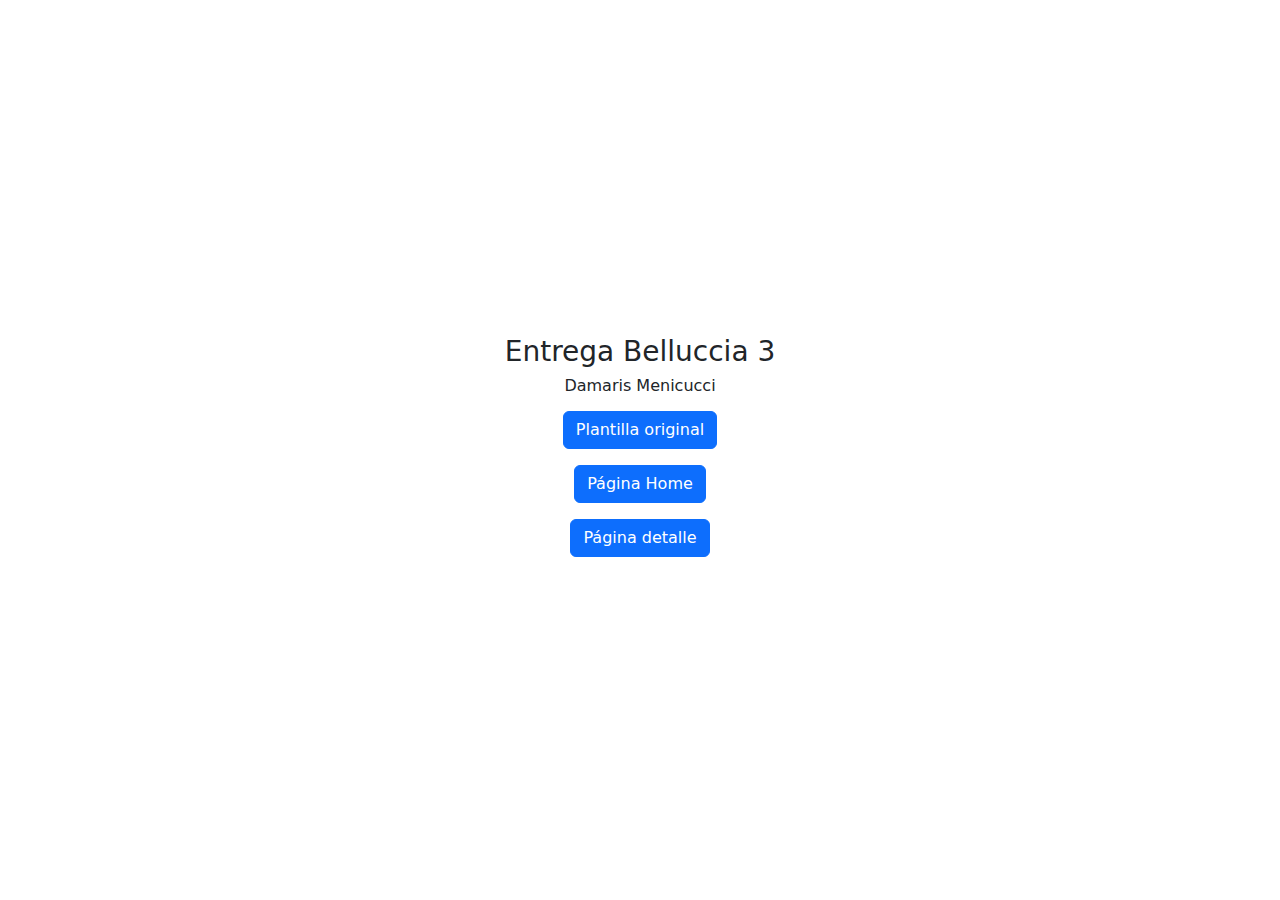
<file: index.html>
<!DOCTYPE html><html lang="es"><head><meta charset="UTF-8"><meta name="viewport" content="width=device-width, initial-scale=1.0"><!--NO TOCAR-->
<!--Modificar Título de página-->    
<title>Friki Caja - Damaris Menicucci</title>

<!--NO TOCAR--><link href="https://cdn.jsdelivr.net/npm/bootstrap@5.3.3/dist/css/bootstrap.min.css" rel="stylesheet" integrity="sha384-QWTKZyjpPEjISv5WaRU9OFeRpok6YctnYmDr5pNlyT2bRjXh0JMhjY6hW+ALEwIH" crossorigin="anonymous"></head><body><main><div class="container d-flex flex-column align-items-center justify-content-center" style="height: 100vh; width: 100%;"><!--NO TOCAR-->


    <h3>Entrega Belluccia 3</h3>
    <h6>Damaris Menicucci</h6>
    <!--Insertar link debajo-->
    <a href="linkaplantilla">
    <button type="button" class="btn btn-primary my-2">Plantilla original</button></a>
    <!--Insertar link debajo-->
    <a href="home.html">
    <button type="button" class="btn btn-primary my-2">Página Home</button></a>
    <!--Insertar link debajo-->
    <a href="suscripcion.html">
    <button type="button" class="btn btn-primary my-2">Página detalle</button></a>
        

<!--NO TOCAR--></div></main></body><script src="https://cdn.jsdelivr.net/npm/bootstrap@5.3.3/dist/js/bootstrap.bundle.min.js" integrity="sha384-YvpcrYf0tY3lHB60NNkmXc5s9fDVZLESaAA55NDzOxhy9GkcIdslK1eN7N6jIeHz" crossorigin="anonymous"></script></html>
</file>
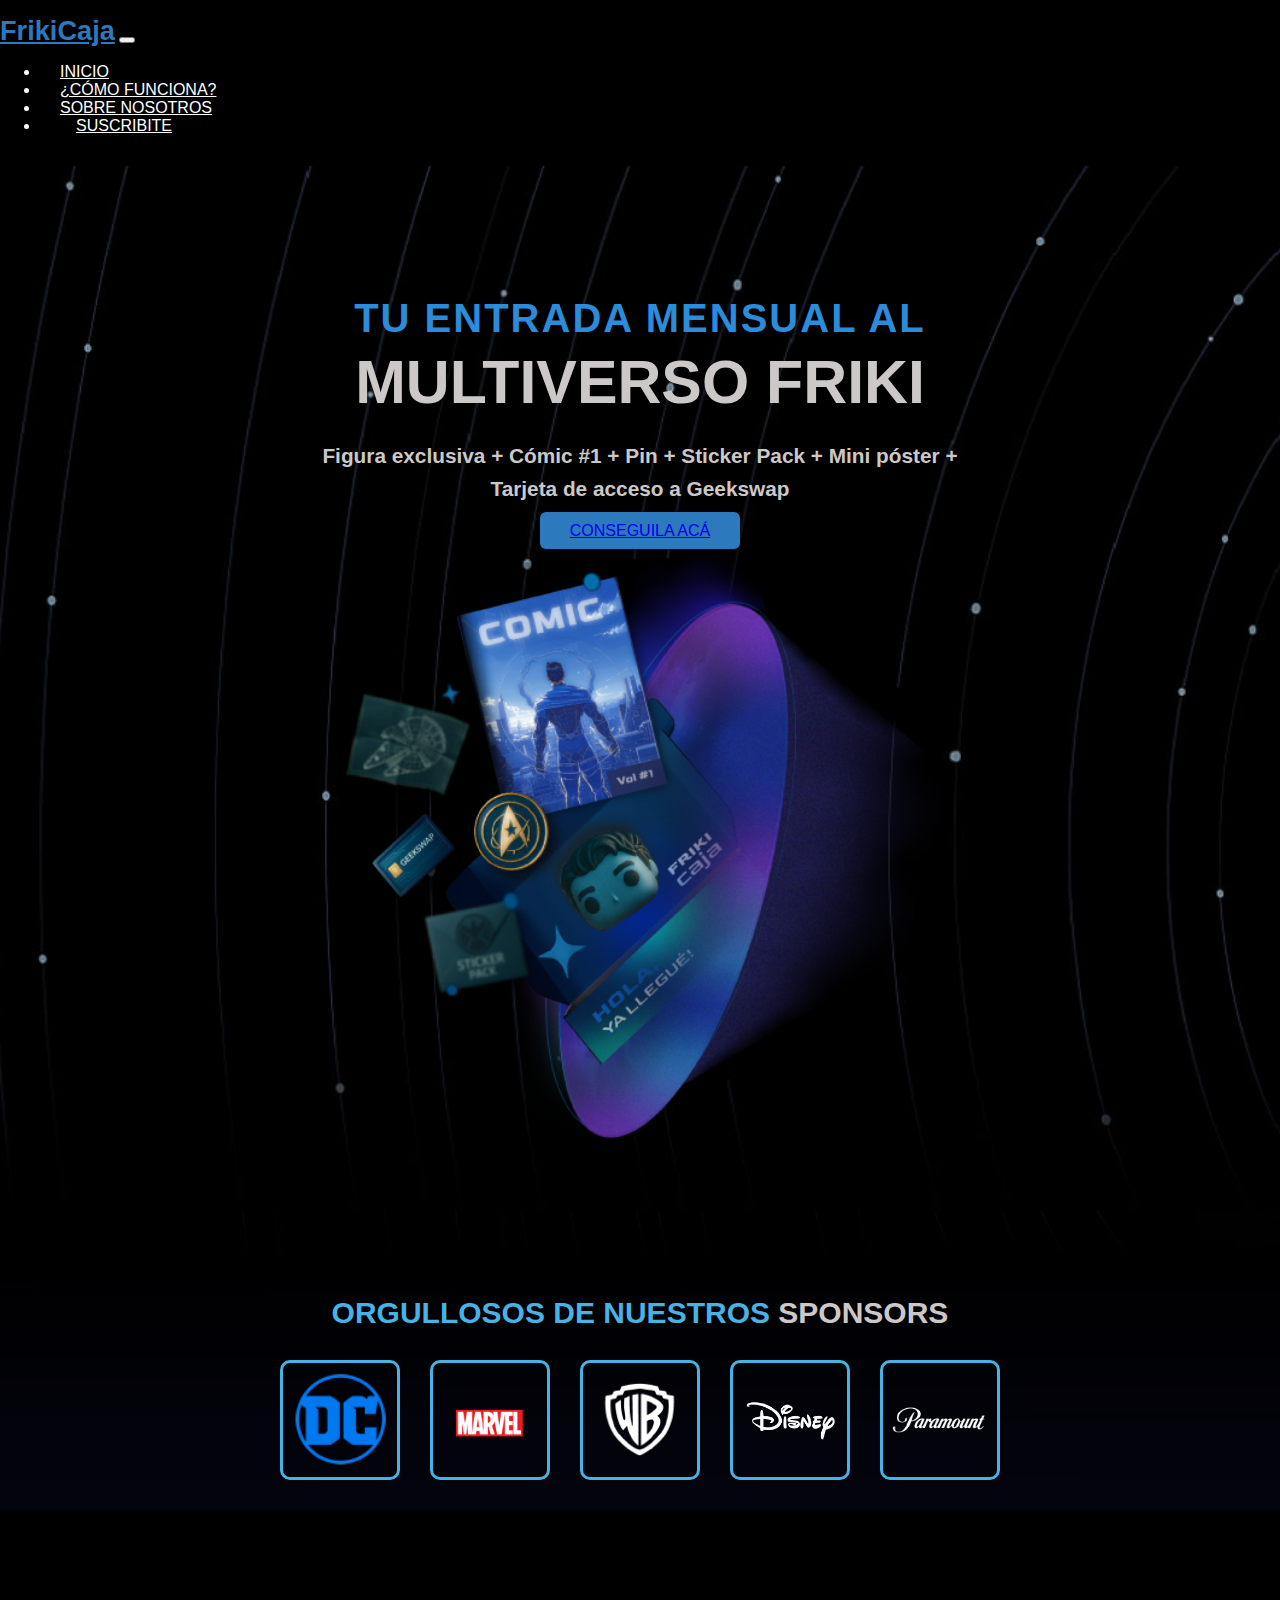
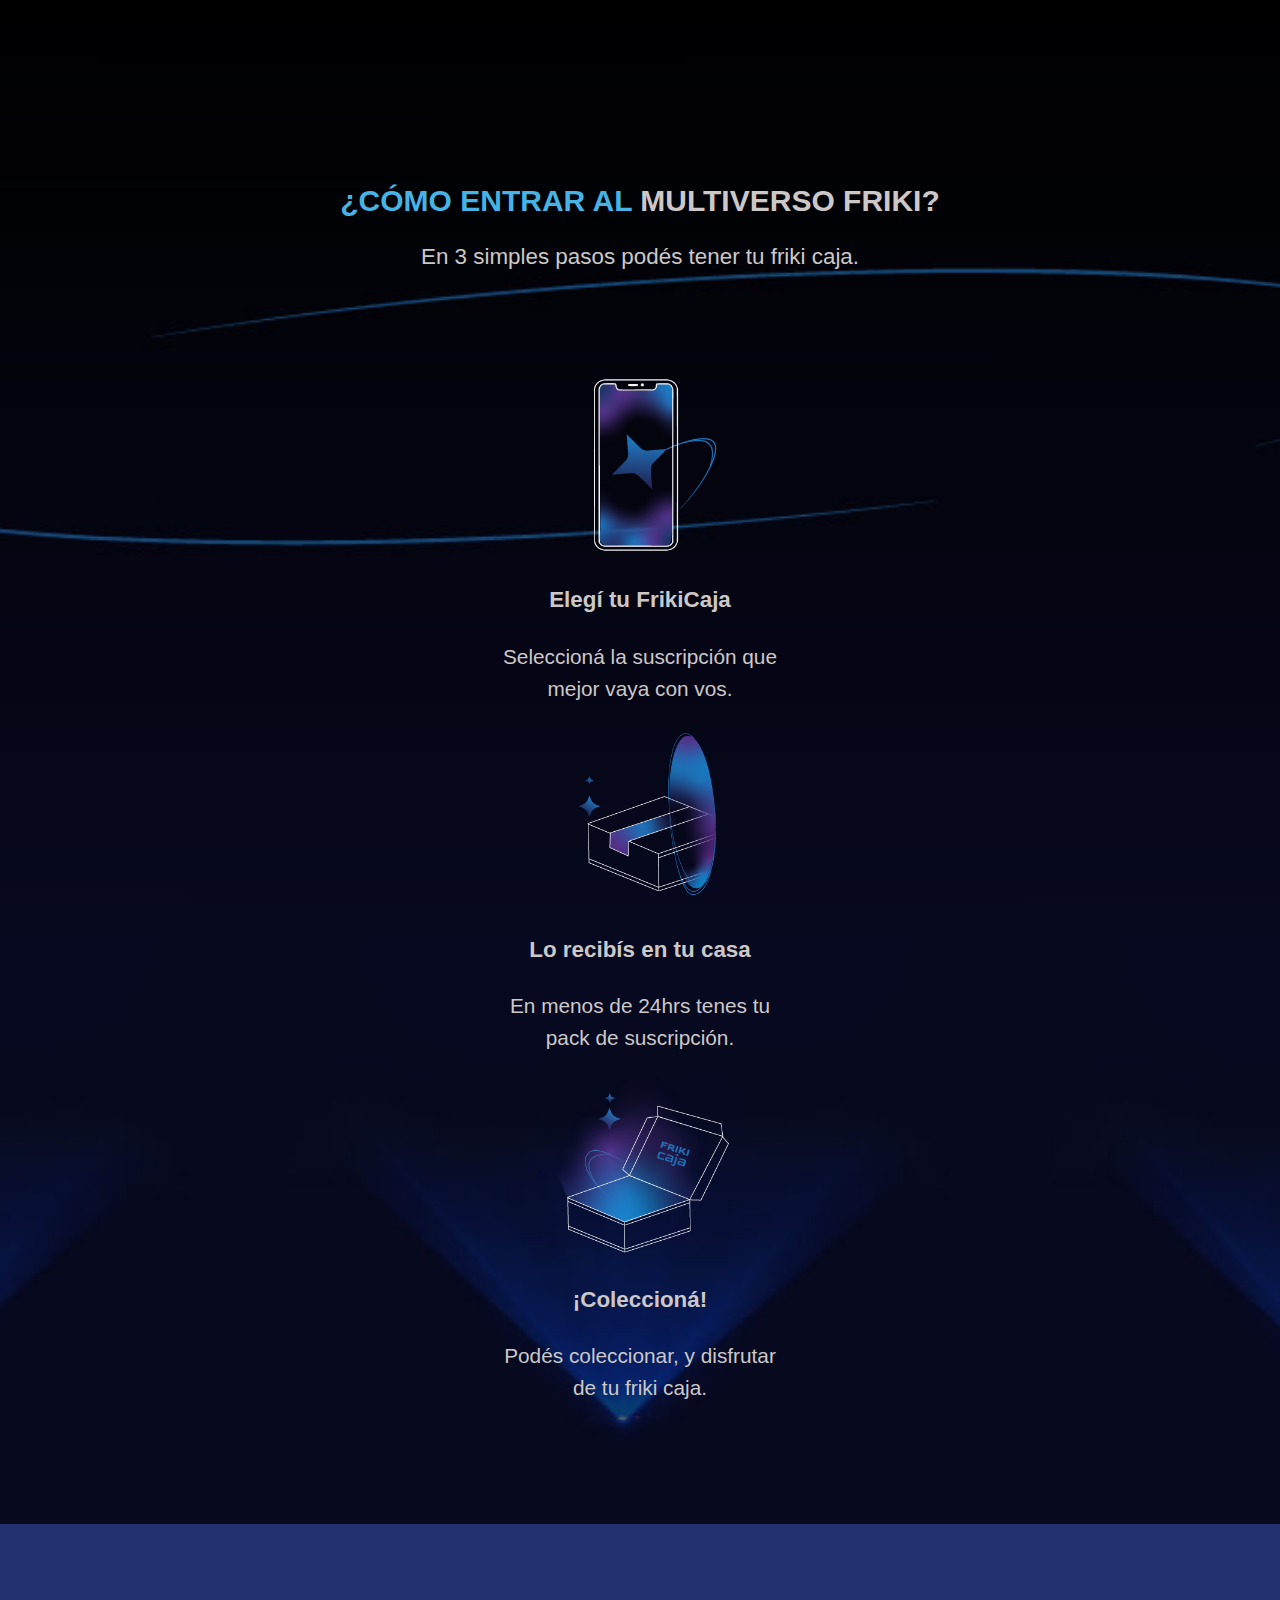
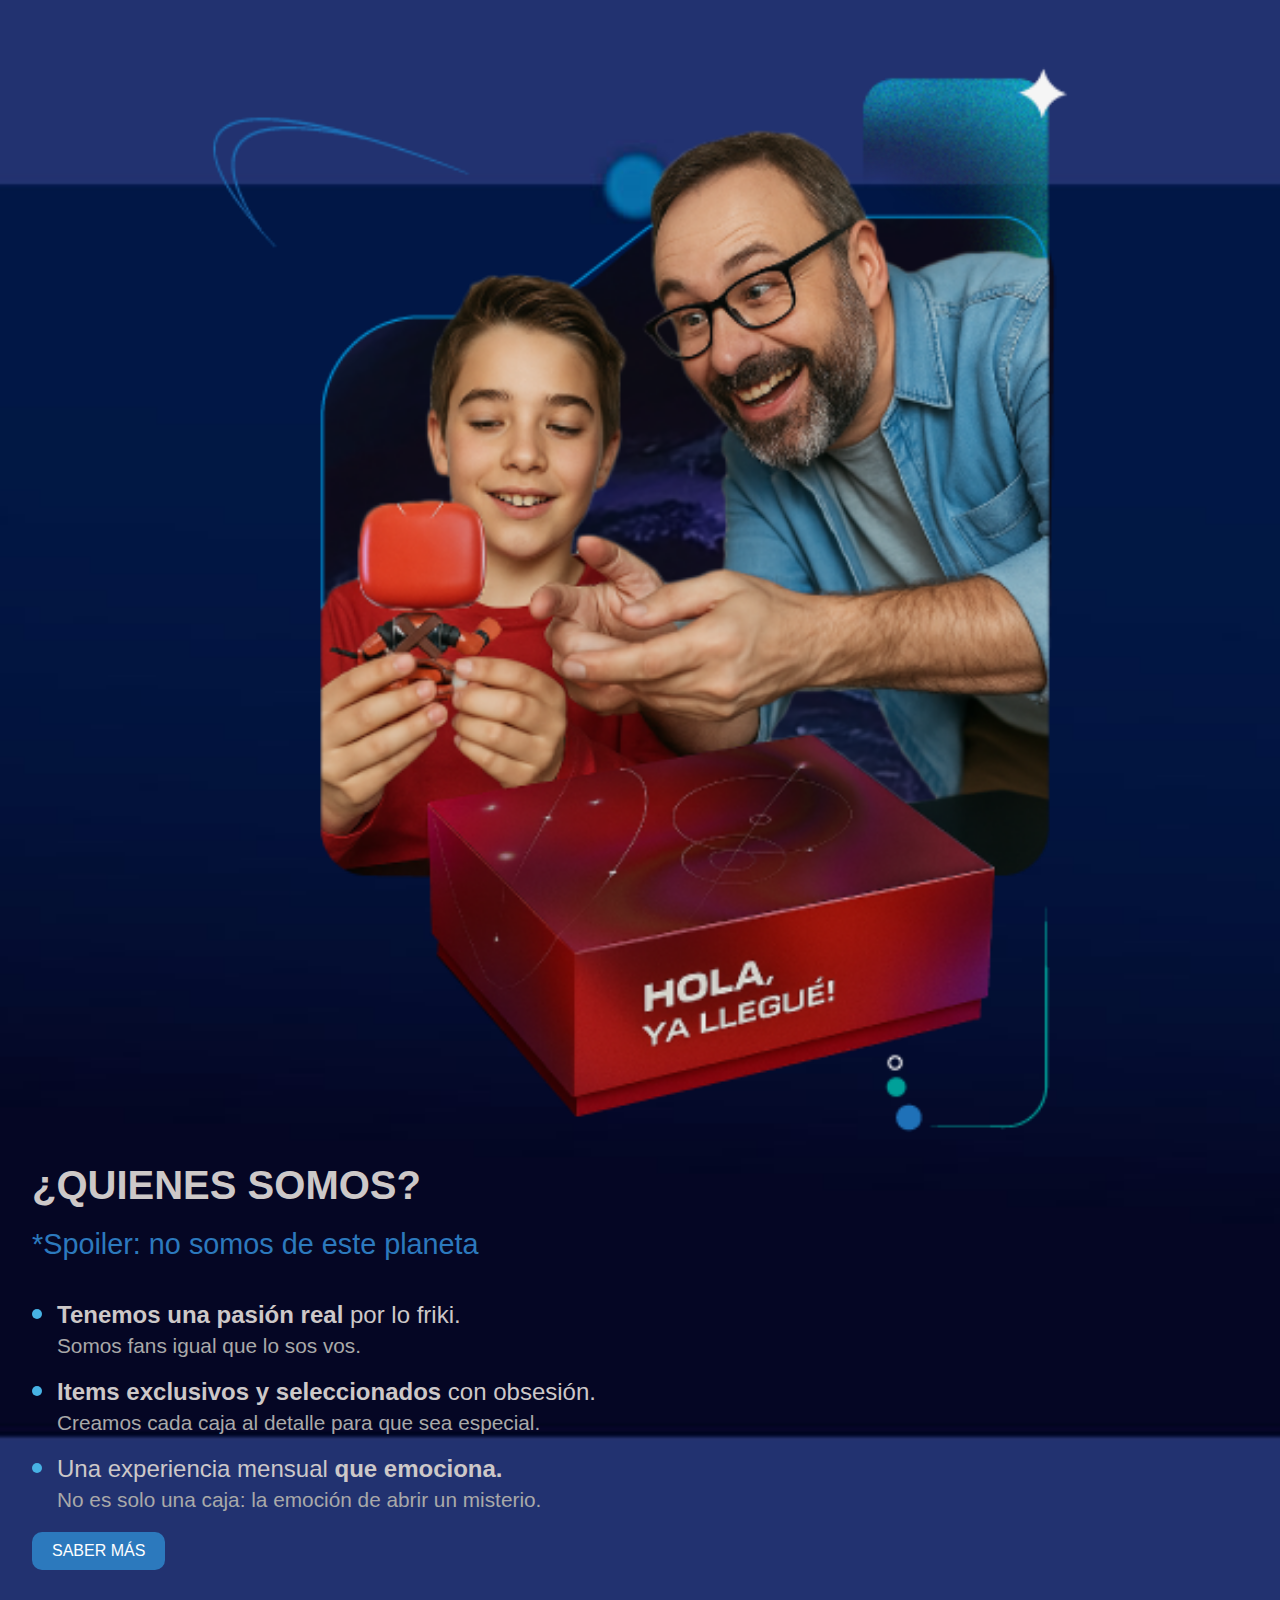
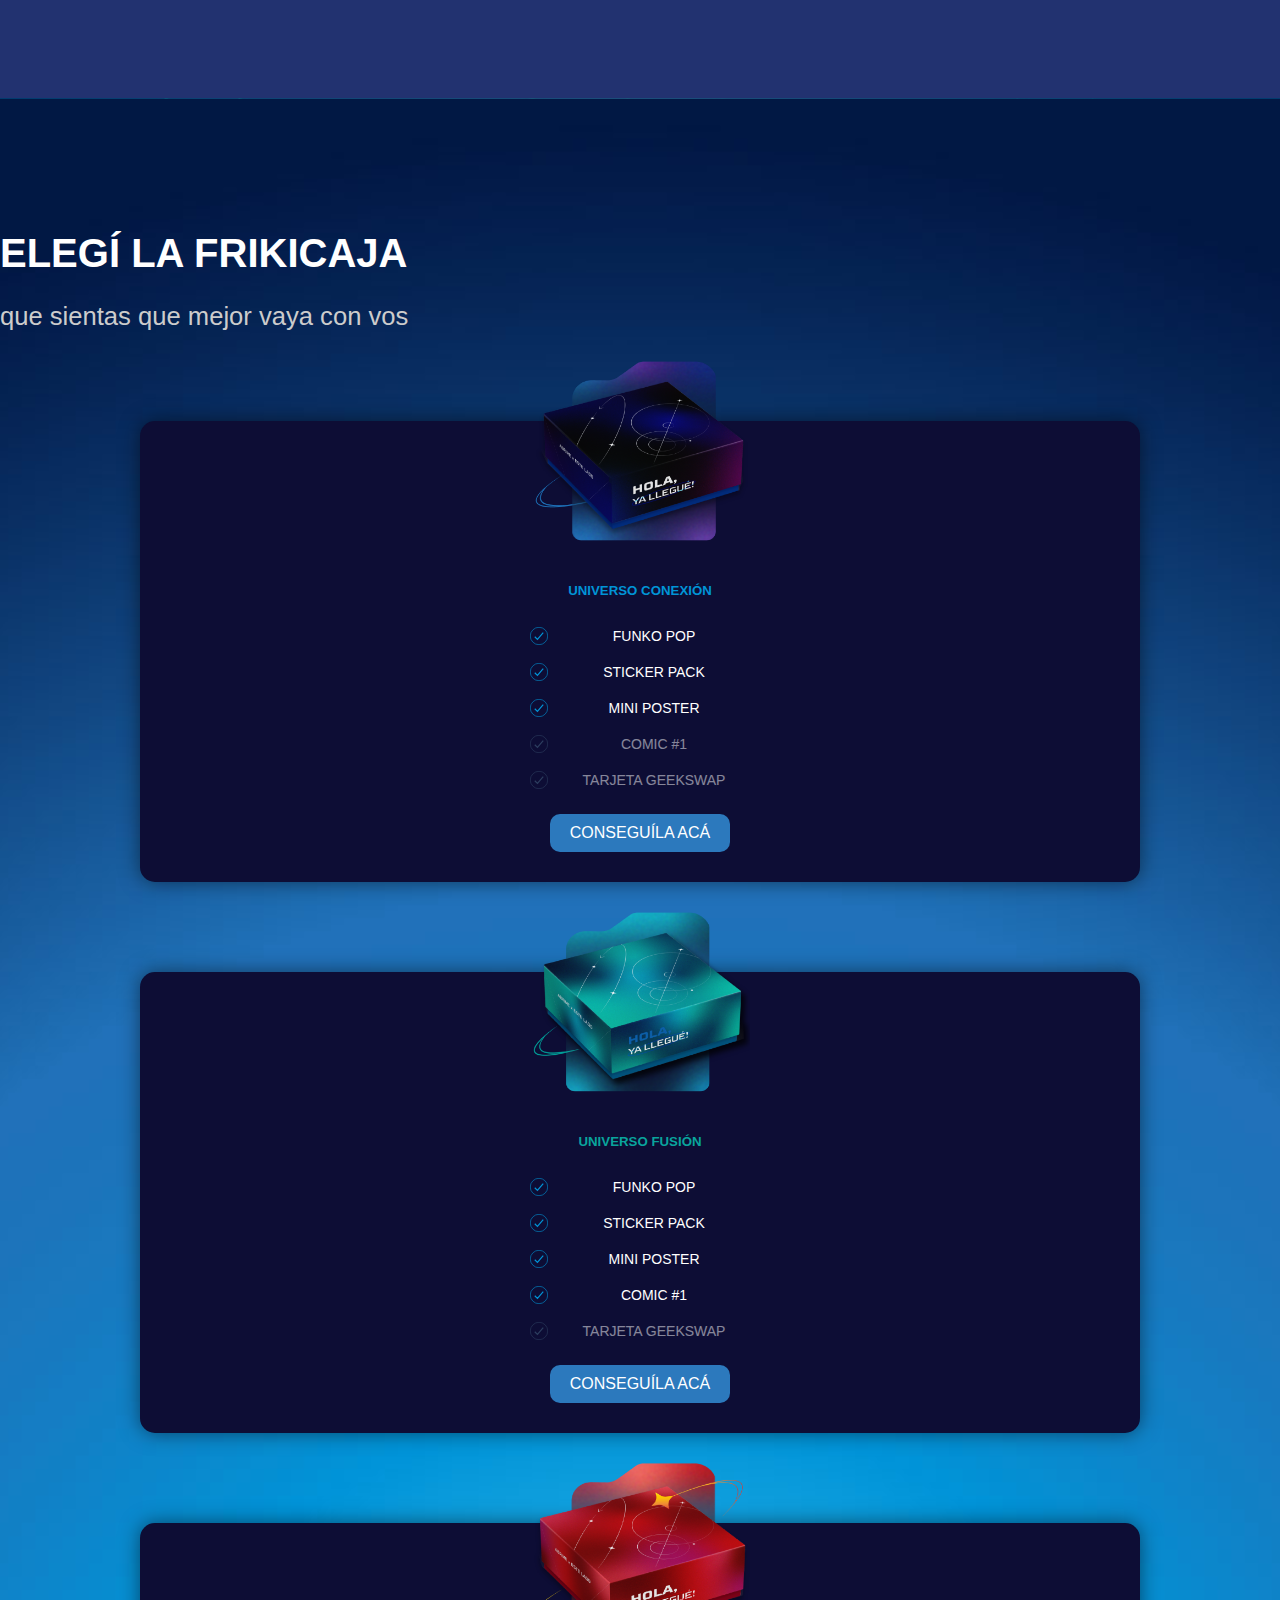
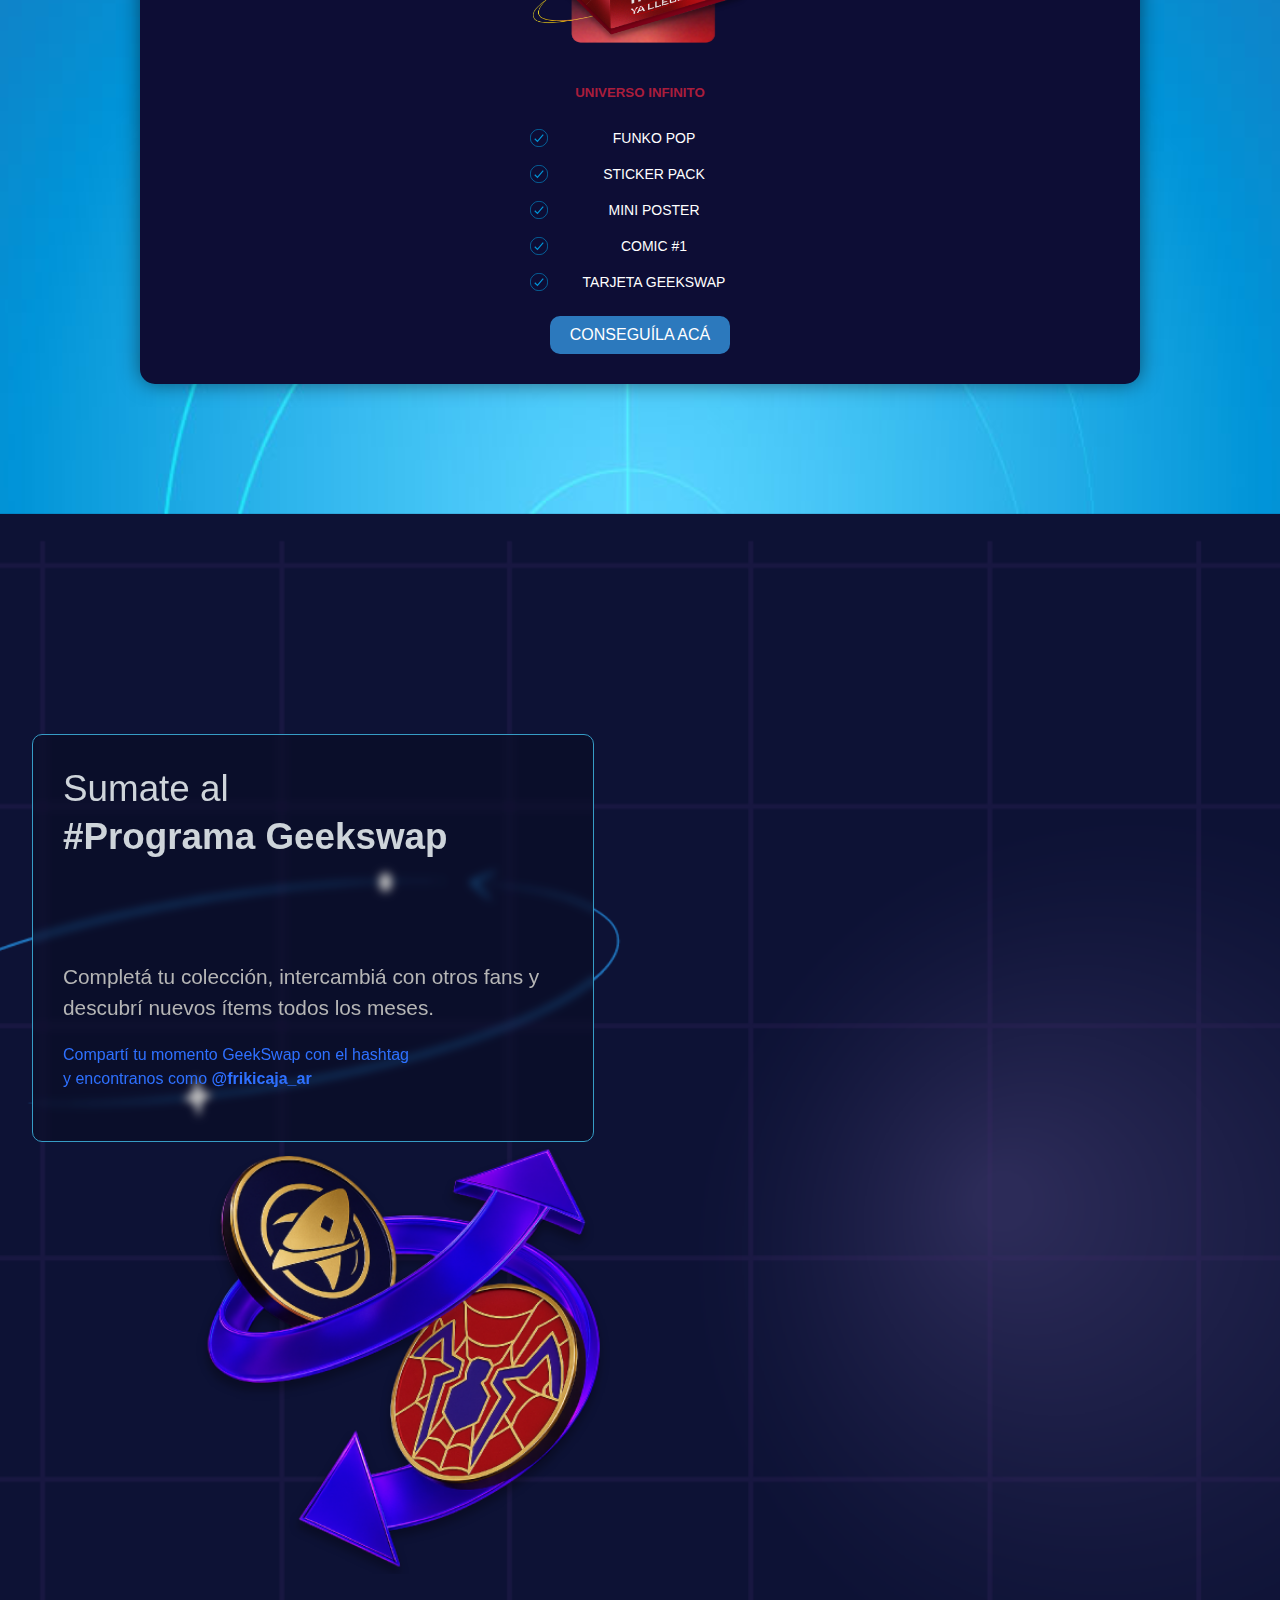
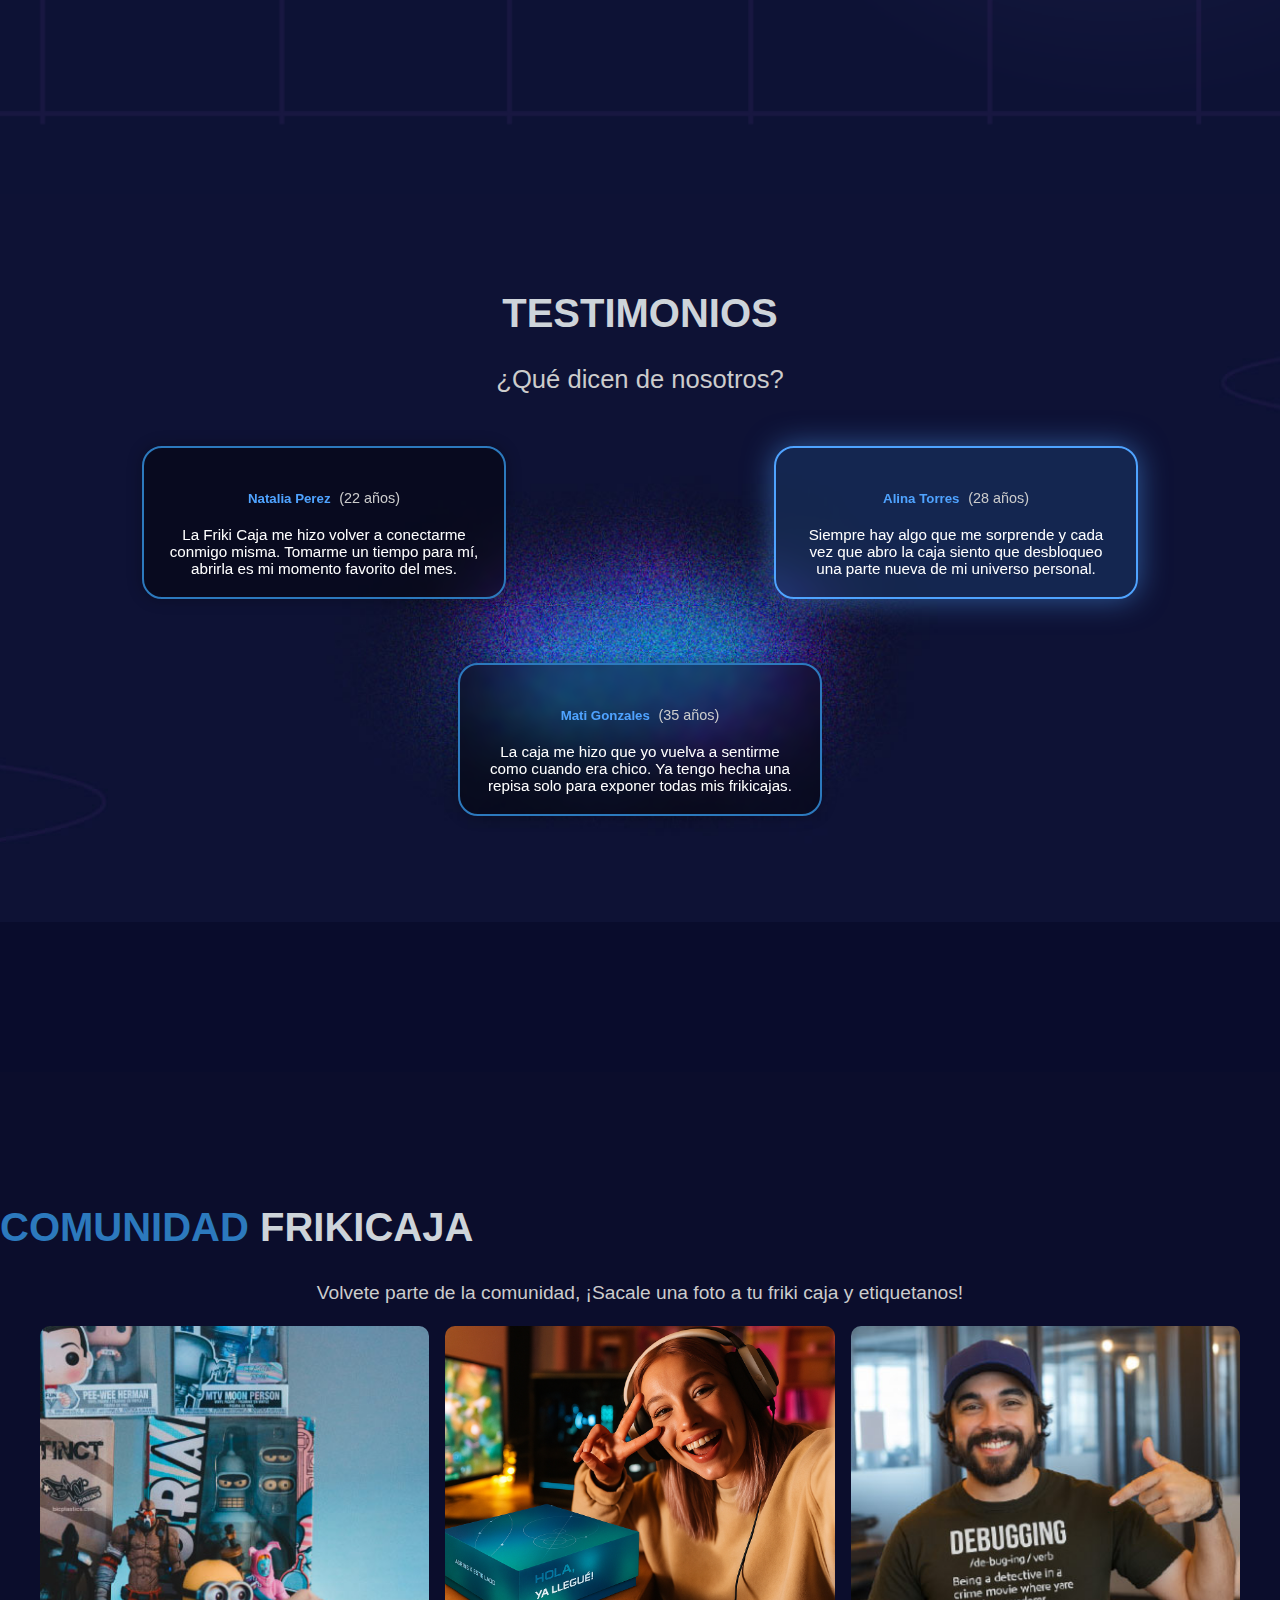
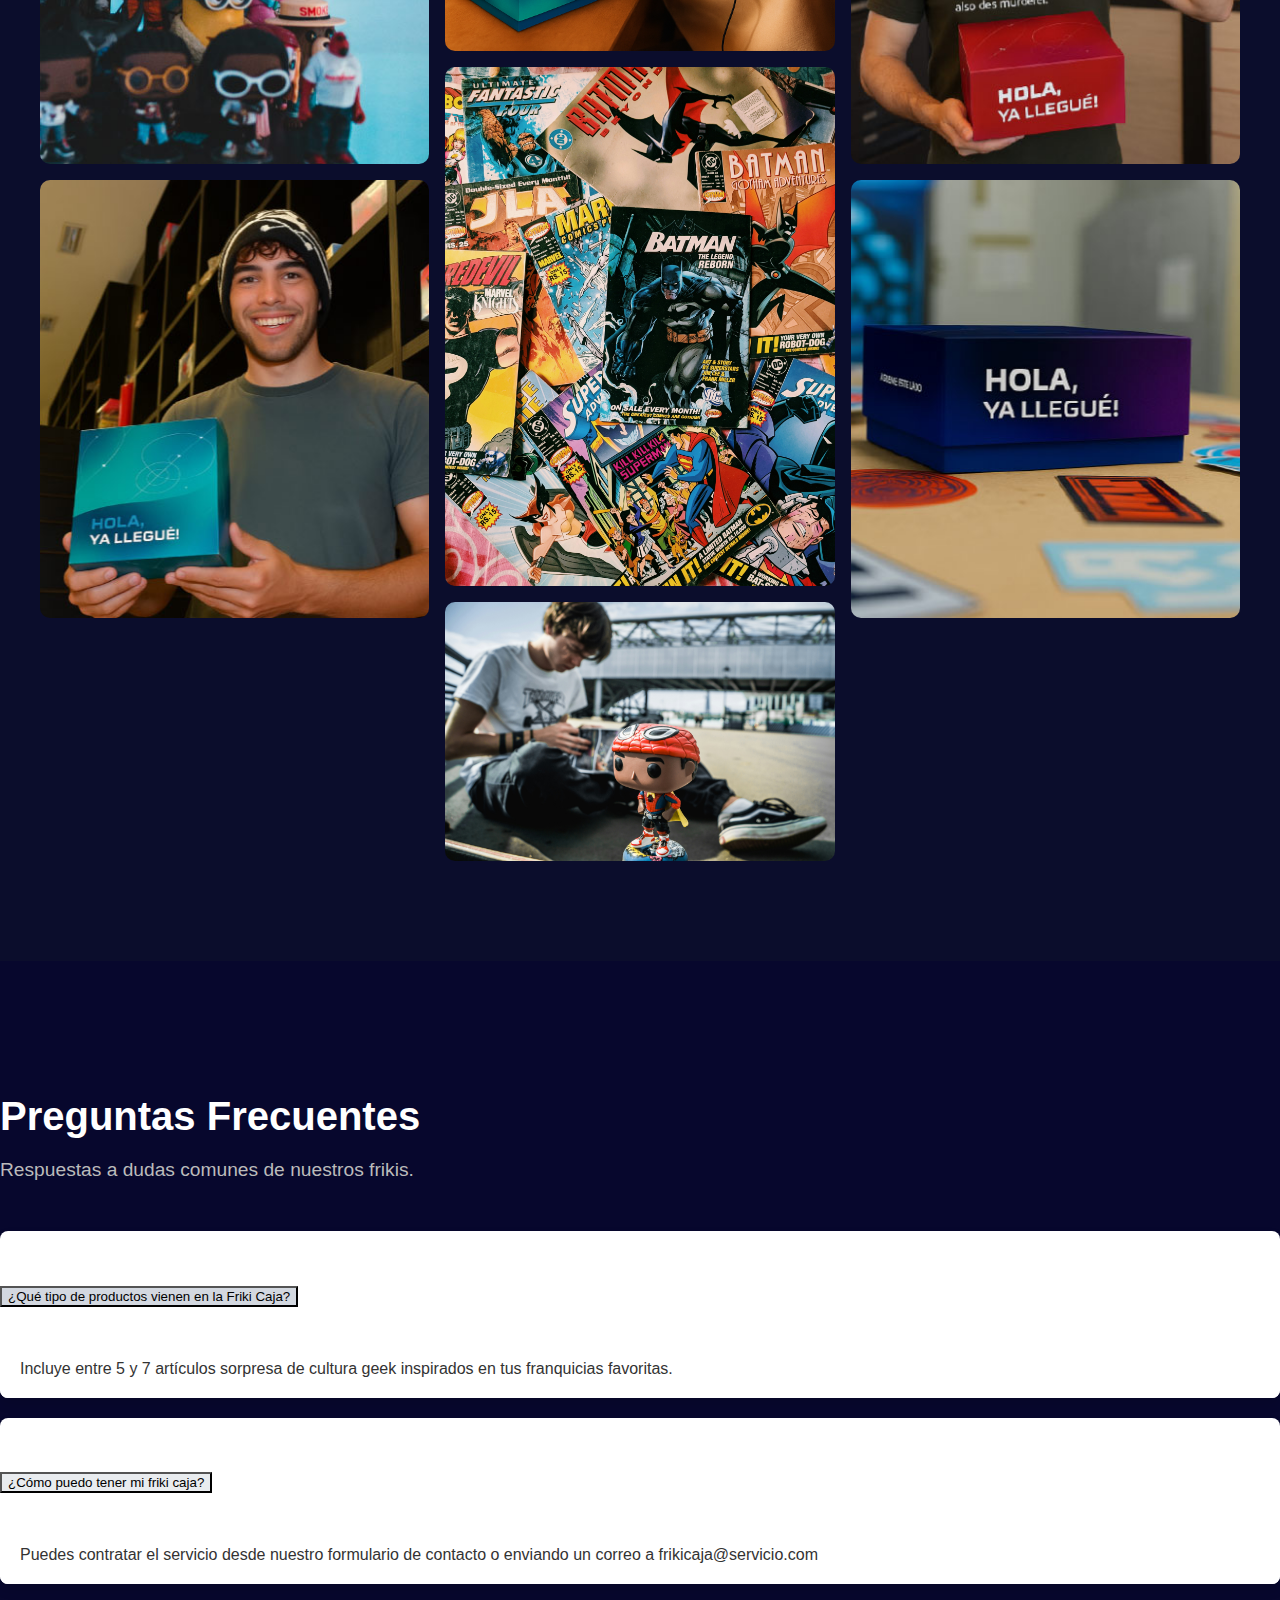
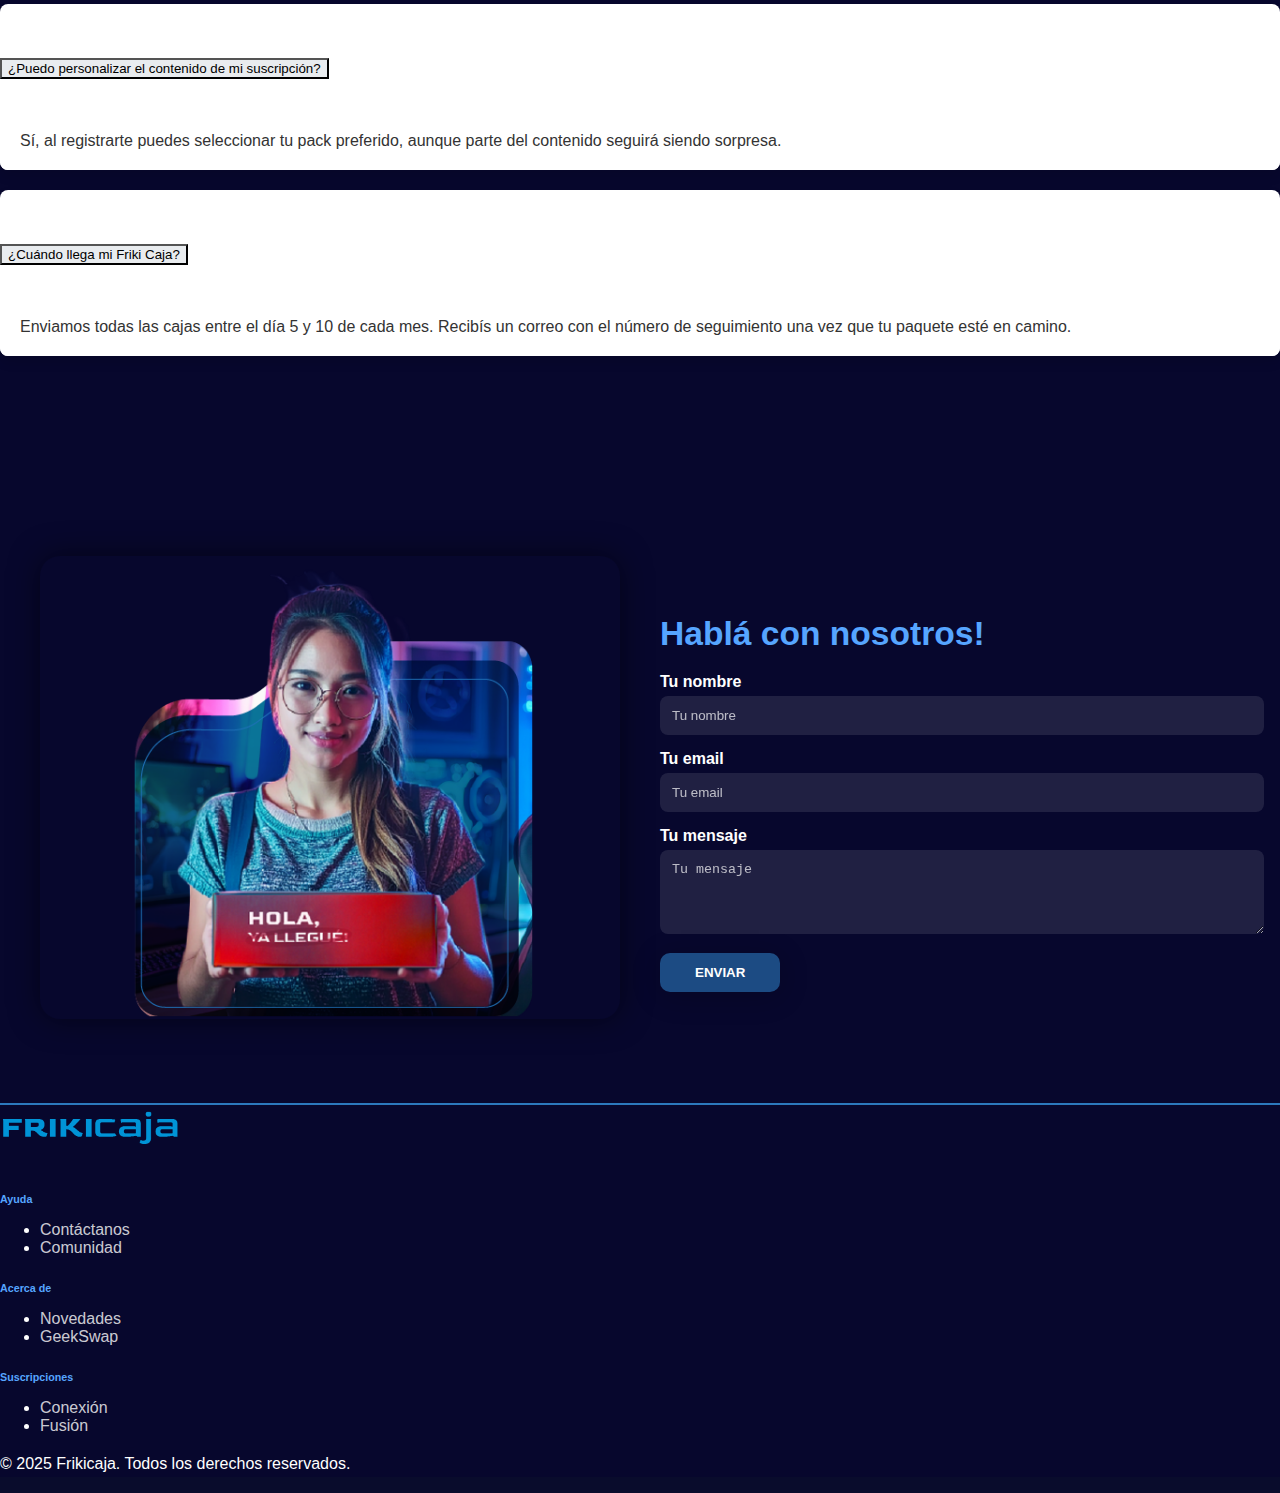
<file: home.html>
<!DOCTYPE html>
<html lang="es">
<head>
    <!-- Configuración básica del documento -->
    <meta charset="UTF-8">
    <meta name="viewport" content="width=device-width, initial-scale=1.0">
    <title>Plantilla Visible - Belluccia 3</title>

    <!-- Tipografía desde Google Fonts -->
    <link href='https://fonts.googleapis.com/css2?family=Goldman:wght@400;700&family=Montserrat:ital,wght@0,100..900;1,100..900&display=swap'>

    <!-- Framework CSS de Bootstrap -->
    <link href="https://cdn.jsdelivr.net/npm/bootstrap@5.3.7/dist/css/bootstrap.min.css" rel="stylesheet" integrity="sha384-LN+7fdVzj6u52u30Kp6M/trliBMCMKTyK833zpbD+pXdCLuTusPj697FH4R/5mcr" crossorigin="anonymous">

    <!-- Bootstrap Icons -->
    <link rel="stylesheet" href="https://cdn.jsdelivr.net/npm/bootstrap-icons@1.11.3/font/bootstrap-icons.css">

    <!-- Estilos personalizados -->
    <link rel="stylesheet" href="styles.css">

    <!-- AOS Animate On Scroll CSS -->
<link href="https://unpkg.com/aos@2.3.4/dist/aos.css" rel="stylesheet">

    
</head>

<body>

<!-- NAVBAR: Menú de navegación fijo superior -->
<nav class="navbar navbar-expand-lg navbar-dark fixed-top" style="background-color: rgba(0, 0, 0, 1);">
  <div class="container">
    <!-- Logo o nombre del sitio -->
    <a class="navbar-brand" href="#">FrikiCaja</a>
    <!-- Botón para mostrar menú en mobile -->
    <button class="navbar-toggler" type="button" data-bs-toggle="collapse" data-bs-target="#navbarNav">
      <span class="navbar-toggler-icon"></span>
    </button>
    <!-- Ítems del menú -->
    <div class="collapse navbar-collapse justify-content-end" id="navbarNav">
      <ul class="navbar-nav">
        <li class="nav-item"><a class="nav-link active" href="#">INICIO</a></li>
        <li class="nav-item"><a class="nav-link" href="#">¿CÓMO FUNCIONA?</a></li>
        <li class="nav-item"><a class="nav-link" href="#">SOBRE NOSOTROS</a></li>
        <li class="nav-item"><a class="nav-link nav-suscribite" href="#">SUSCRIBITE</a></li>
      </ul>
    </div>
  </div>
</nav>
<!-- /NAVBAR -->

<!-- HERO: Sección de portada con llamado a la acción -->
<section class="section-spacing container-fluid px-5 d-flex align-items-center justify-content-between hero-bg" style="min-height: 100vh; padding-top: 100px;">
  <div class="row align-items-center w-100">
    <!-- Texto principal -->
    <div class="col-lg-6">
      <h1 class="h1-custom">
        <span class="subtitulo">Tu entrada mensual al</span>
        <span class="titulo-friki">MULTIVERSO FRIKI</span>
      </h1>
      <p class="pf-custom">Figura exclusiva + Cómic #1 + Pin + Sticker Pack 
        + Mini póster + Tarjeta de acceso a Geekswap</p>
     <div class="d-flex gap-3 mt-4 justify-content-center">
       <a href="./suscripcion.html" class="btn btn-dark">CONSEGUILA ACÁ</a>
    </div>
    </div>
    

    <!-- Imagen destacada -->
    <div class="col-lg-6 text-center">
      <img src="boxhero.png" class="img-fluid img-rounded" alt="Imagen Hero">
    </div>
  </div>
</section>
<!-- /HERO -->
<!-- SPONSORS: Sección DE SPONSORS -->
 <section class="sponsors">
  <div class="container">
  <h2>ORGULLOSOS DE NUESTROS <span class="sponsor-word">SPONSORS</span></h2>
    <div class="sponsor-logos">
      <img src="dc-logo.png" alt="DC" class="sponsor-logo">
      <img src="marvel-logo.png" alt="Marvel" class="sponsor-logo">
      <img src="wb-logo.png" alt="Warner Bros" class="sponsor-logo">
      <img src="disney-logo.png" alt="Disney" class="sponsor-logo">
      <img src="paramount-logo.png" alt="Paramount" class="sponsor-logo">
    </div>
  </div>
</section>
 <!-- SPONSORS: Sección DE SPONSORS -->
<!-- ABOUT: Sección sobre nosotros -->

<section class="section-spacing text-center about-sec">
  <div class="about-title">
   <h2 class="comoentrar">
  ¿CÓMO ENTRAR AL <span class="blanco">MULTIVERSO FRIKI?</span>
</h2>
  <p class="mt-3 mb-5">En 3 simples pasos podés tener tu friki caja.</p>
  </div>
  <div class="container">
    <div class="row justify-content-center">
      <!-- Paso 1 -->
      <div class="col-12 col-md-4 mb-5">
        <img src="pasouno.png" alt="Elegí tu caja" class="step-icon mb-3" />
        <h4 class="pasos">Elegí tu FrikiCaja</h4>
        <p class="suscripcion">Seleccioná la suscripción que mejor vaya con vos.</p>
      </div>
      <!-- Paso 2 -->
      <div class="col-12 col-md-4 mb-5">
        <img src="pasodos.png" alt="Lo recibís en tu casa" class="step-icon mb-3" />
        <h4 class="pasos">Lo recibís en tu casa</h4>
        <p class="suscripcion">En menos de 24hrs tenes tu pack de suscripción.</p>
      </div>
      <!-- Paso 3 -->
      <div class="col-12 col-md-4 mb-5">
        <img src="pasotres.png" alt="Coleccioná" class="step-icon mb-3" />
        <h4 class="pasos">¡Coleccioná!</h4>
        <p class="suscripcion">Podés coleccionar, y disfrutar de tu friki caja.</p>
      </div>
    </div>
  </div>
</section>

<!-- ABOUT: Sección sobre nosotros -->
 <!-- SECCIÓN B: Imagen izquierda, texto derecha -->
<section class="section-quienes">
  <div class="container">
    <div class="row align-items-center">
      <div class="col-lg-6 text-center mb-4 mb-lg-0">
        <img src="quien.png" class="img-quien img-rounded" alt="Imagen ilustrativa">
      </div>
      <div class="col-lg-6">
        <h2 class="display-5 tituloquienes">¿QUIENES SOMOS?</h2>
        <p class="bajadaquienes">*Spoiler: no somos de este planeta</p>
        <ul class="lista-quienes">
    <li>
        <strong>Tenemos una pasión real</strong> por lo friki.<br>
        <span>Somos fans igual que lo sos vos.</span>
    </li>
    <li>
        <strong>Items exclusivos y seleccionados</strong> con obsesión.<br>
        <span>Creamos cada caja al detalle para que sea especial.</span>
    </li>
    <li>
        Una experiencia mensual <strong>que emociona.</strong><br>
        <span>No es solo una caja: la emoción de abrir un misterio.</span>
    </li>
</ul>

        <a href="#" class="btn-quienes btn-primary mt-3">SABER MÁS</a>
      </div>
    </div>
  </div>
</section>

 <!-- PRICING: Tabla de precios o planes -->
<section class="section-spacing precios-universo text-center">
  <h2 class="titulo-universo">ELEGÍ LA FRIKICAJA</h2>
  <p class="subtitulo-universo">que sientas que mejor vaya con vos</p>
  <div class="row mt-5 justify-content-center">

    <!-- UNIVERSO CONEXIÓN -->
    <div class="col-md-4 col-sm-6">
      <div class="universo-card conexion">
        <img class="box-img" src="conexion.png" alt="Caja Conexión">
        <h5 class="nombre-conexion">UNIVERSO CONEXIÓN</h5>
        <ul class="universo-lista">
          <li><span class="icon-check"></span>FUNKO POP</li>
          <li><span class="icon-check"></span>STICKER PACK</li>
          <li><span class="icon-check"></span>MINI POSTER</li>
          <li class="disabled"><span class="icon-cross"></span>COMIC #1</li>
          <li class="disabled"><span class="icon-cross"></span>TARJETA GEEKSWAP</li>
        </ul>
        <a href="#" class="btn-universo">CONSEGUÍLA ACÁ</a>
      </div>
    </div>

    <!-- UNIVERSO FUSIÓN -->
    <div class="col-md-4 col-sm-6">
      <div class="universo-card fusion">
        <img class="box-img" src="fusion.png" alt="Caja Fusión">
        <h5 class="nombre-fusion">UNIVERSO FUSIÓN</h5>
        <ul class="universo-lista">
          <li><span class="icon-check"></span>FUNKO POP</li>
          <li><span class="icon-check"></span>STICKER PACK</li>
          <li><span class="icon-check"></span>MINI POSTER</li>
          <li><span class="icon-check"></span>COMIC #1</li>
          <li class="disabled"><span class="icon-cross"></span>TARJETA GEEKSWAP</li>
        </ul>
        <a href="#" class="btn-universo">CONSEGUÍLA ACÁ</a>
      </div>
    </div>

    <!-- UNIVERSO INFINITO -->
    <div class="col-md-4 col-sm-6">
      <div class="universo-card infinito">
        <img class="box-img" src="infinito.png" alt="Caja Infinito">
        <h5 class="nombre-infinito">UNIVERSO INFINITO</h5>
        <ul class="universo-lista">
          <li><span class="icon-check"></span>FUNKO POP</li>
          <li><span class="icon-check"></span>STICKER PACK</li>
          <li><span class="icon-check"></span>MINI POSTER</li>
          <li><span class="icon-check"></span>COMIC #1</li>
          <li><span class="icon-check"></span>TARJETA GEEKSWAP</li>
        </ul>
        <a href="#" class="btn-universo">CONSEGUÍLA ACÁ</a>
      </div>
    </div>

  </div>
</section>

<!-- SECCIÓN C: Texto izquierda, imagen derecha -->
<section class="section-spacing fondo-con-imagen">
  <div class="container">
    <div class="row align-items-center justify-content-center">
      
      <!-- Columna de texto -->
      <div class="col-lg-6 text-left texto-geekswap">
        <div class="titulo-geekswap">
          Sumate al<br>
          <strong>#Programa Geekswap</strong>
        </div>
        <div class="descripcion-geekswap">
          <p>
            Completá tu colección, intercambiá con otros fans y descubrí nuevos ítems todos los meses.
          </p>
          <p class="hashtag">
            Compartí tu momento GeekSwap con el hashtag <br>
            y encontranos como <strong>@frikicaja_ar</strong>
          </p>
        </div>
      </div>
      
      <!-- Columna de imagen -->
      <div class="col-lg-6 text-center mt-4 mt-lg-0">
        <img src="geek.png" alt="GeekSwap" class="imagen-geekswap">
      </div>

    </div>
  </div>
</section>

<!-- SECCIÓN TESTIMONIOS -->
<section class="section-spacing container-fluid text-center py-5 testimonios-section">
  <h2 class="testimonios-titulo mb-3 text-uppercase fw-bold">TESTIMONIOS</h2>
  <p class="testimonios-subtitulo mb-5">¿Qué dicen de nosotros?</p>

  <div class="row row-testimonios">
    <!-- Testimonio 1 -->
    <div class="col-10 col-md-3 d-flex">
      <div class="testimonial-card p-4 rounded w-100">
        <h5 class="fw-bold">Natalia Perez <span class="edad">(22 años)</span></h5>
        <p>La Friki Caja me hizo volver a conectarme conmigo misma. Tomarme un tiempo para mí, abrirla es mi momento favorito del mes.</p>
      </div>
    </div>

    <!-- Testimonio 2 (destacado) -->
    <div class="col-10 col-md-3 d-flex">
      <div class="testimonial-card middle-card p-4 rounded w-100">
        <h5 class="fw-bold">Alina Torres <span class="edad">(28 años)</span></h5>
        <p>Siempre hay algo que me sorprende y cada vez que abro la caja siento que desbloqueo una parte nueva de mi universo personal.</p>
      </div>
    </div>

    <!-- Testimonio 3 -->
    <div class="col-10 col-md-3 d-flex">
      <div class="testimonial-card p-4 rounded w-100">
        <h5 class="fw-bold">Mati Gonzales <span class="edad">(35 años)</span></h5>
        <p>La caja me hizo que yo vuelva a sentirme como cuando era chico. Ya tengo hecha una repisa solo para exponer todas mis frikicajas. </p>
      </div>
    </div>
  </div>
</section>
<!-- GALERÍA B: Masonry layout con column-count -->
<section class="section-spacing container py-5 galeria-section">
  <h2 class="galeria-titulo text-center mb-2 text-uppercase fw-bold">
  <span class="texto-celeste">COMUNIDAD</span> <span class="texto-blanco">FRIKICAJA</span>
</h2>
  <p class="galeria-subtitulo text-center mb-5">Volvete parte de la comunidad, ¡Sacale una foto a tu friki caja y etiquetanos!</p>

  <div class="masonry__container">
    <img class="masonry__item" src="coleccion.jpg" alt="Imagen 1">
    <img class="masonry__item" src="friki.jpg" alt="Imagen 2">
    <img class="masonry__item" src="chica.jpg" alt="Imagen 3">
    <img class="masonry__item" src="comics.jpg" alt="Imagen 4">
    <img class="masonry__item" src="funkoychico.jpg" alt="Imagen 5">
    <img class="masonry__item" src="frikidos.jpg" alt="Imagen 6">
    <img class="masonry__item" src="cajita.jpg" alt="Imagen 8">
  </div>
</section>

<!-- FAQS: Preguntas frecuentes -->
<section class="faq-section text-center">
  <div class="container">
    <h2 class="faq-title">Preguntas Frecuentes</h2>
    <p class="faq-subtitle">Respuestas a dudas comunes de nuestros frikis.</p>

    <div class="accordion mt-5" id="faqAccordion">
      
      <!-- Pregunta 1 -->
      <div class="accordion-item faq-item">
        <h2 class="accordion-header" id="headingOne">
          <button class="accordion-button faq-button" type="button" data-bs-toggle="collapse" data-bs-target="#collapseOne" aria-expanded="true" aria-controls="collapseOne">
            ¿Qué tipo de productos vienen en la Friki Caja?
          </button>
        </h2>
        <div id="collapseOne" class="accordion-collapse collapse show">
          <div class="accordion-body faq-body">
            Incluye entre 5 y 7 artículos sorpresa de cultura geek inspirados en tus franquicias favoritas.
          </div>
        </div>
      </div>

      <!-- Pregunta 2 -->
      <div class="accordion-item faq-item">
        <h2 class="accordion-header" id="headingTwo">
          <button class="accordion-button faq-button collapsed" type="button" data-bs-toggle="collapse" data-bs-target="#collapseTwo" aria-expanded="false" aria-controls="collapseTwo">
            ¿Cómo puedo tener mi friki caja?
          </button>
        </h2>
        <div id="collapseTwo" class="accordion-collapse collapse">
          <div class="accordion-body faq-body">
            Puedes contratar el servicio desde nuestro formulario de contacto o enviando un correo a frikicaja@servicio.com
          </div>
        </div>
      </div>

      <!-- Pregunta 3 -->
      <div class="accordion-item faq-item">
        <h2 class="accordion-header" id="headingThree">
          <button class="accordion-button faq-button collapsed" type="button" data-bs-toggle="collapse" data-bs-target="#collapseThree" aria-expanded="false" aria-controls="collapseThree">
            ¿Puedo personalizar el contenido de mi suscripción?
          </button>
        </h2>
        <div id="collapseThree" class="accordion-collapse collapse">
          <div class="accordion-body faq-body">
            Sí, al registrarte puedes seleccionar tu pack preferido, aunque parte del contenido seguirá siendo sorpresa.
          </div>
        </div>
      </div>

      <!-- Pregunta 4 -->
      <div class="accordion-item faq-item">
        <h2 class="accordion-header" id="headingFour">
          <button class="accordion-button faq-button collapsed" type="button" data-bs-toggle="collapse" data-bs-target="#collapseFour" aria-expanded="false" aria-controls="collapseFour">
            ¿Cuándo llega mi Friki Caja?
          </button>
        </h2>
        <div id="collapseFour" class="accordion-collapse collapse">
          <div class="accordion-body faq-body">
            Enviamos todas las cajas entre el día 5 y 10 de cada mes. Recibís un correo con el número de seguimiento una vez que tu paquete esté en camino.
          </div>
        </div>
      </div>

    </div>
  </div>
</section>
<!-- CONTACT FORM: Formulario de contacto -->
<!-- CONTACT FORM -->
<section class="contact-section">
  <div class="contact-wrapper">
    <!-- Imagen a la izquierda -->
    <div class="contact-image">
      <img src="chica.png" alt="Frikicaja">
    </div>

    <!-- Formulario a la derecha -->
    <div class="contact-form">
      <h2>Hablá con nosotros!</h2>
      <form>
        <label>Tu nombre</label>
        <input type="text" placeholder="Tu nombre">

        <label>Tu email</label>
        <input type="email" placeholder="Tu email">

        <label>Tu mensaje</label>
        <textarea rows="4" placeholder="Tu mensaje"></textarea>

        <button type="submit" class="btn btn-dark contact-submit-btn">ENVIAR</button>
      </form>
    </div>
  </div>
</section>
<!-- /CONTACT FORM -->
<!-- FOOTER: Pie de página -->
<footer class="footer-custom py-4">
  <div class="container">
    <div class="row align-items-center">

      <!-- Columna 1: Imagen -->
      <div class="col-md-3 text-center text-md-start mb-4 mb-md-0">
        <img src="logo.png" alt="Frikicaja" class="footer-logo">
      </div>

      <!-- Contenedor de columnas alineadas a la derecha -->
      <div class="col-md-9 d-flex justify-content-end flex-wrap">

        <!-- Columna 2: Ayuda -->
        <div class="footer-column me-4 mb-3">
          <h6 class="footer-title">Ayuda</h6>
          <ul class="list-unstyled">
            <li><a href="#">Contáctanos</a></li>
            <li><a href="#">Comunidad</a></li>
          </ul>
        </div>

        <!-- Columna 3: Acerca de -->
        <div class="footer-column me-4 mb-3">
          <h6 class="footer-title">Acerca de</h6>
          <ul class="list-unstyled">
            <li><a href="#">Novedades</a></li>
            <li><a href="#">GeekSwap</a></li>
          </ul>
        </div>

        <!-- Columna 4: Suscripciones -->
        <div class="footer-column mb-3">
          <h6 class="footer-title">Suscripciones</h6>
          <ul class="list-unstyled">
            <li><a href="#">Conexión</a></li>
            <li><a href="#">Fusión</a></li>
          </ul>
        </div>

      </div>

    </div>

    <!-- Línea inferior -->
    <div class="text-center mt-4">
      <p class="p-custom">© 2025 Frikicaja. Todos los derechos reservados.</p>
    </div>

  </div>
</footer>
<!-- /FOOTER -->

<!-- Bootstrap Bundle JS (incluye Popper) -->
<script src="https://cdn.jsdelivr.net/npm/bootstrap@5.3.7/dist/js/bootstrap.bundle.min.js" integrity="sha384-ndDqU0Gzau9qJ1lfW4pNLlhNTkCfHzAVBReH9diLvGRem5+R9g2FzA8ZGN954O5Q" crossorigin="anonymous"></script>

<!-- Script personalizado para cambiar el navbar al hacer scroll -->
<script>
window.addEventListener('scroll', function() {
  const navbar = document.querySelector('.navbar');
  navbar.classList.toggle('scrolled', window.scrollY > 50);
});
</script>

<!-- Scripts adicionales -->
<script src="scripts.js"></script>

<!-- AOS Animate On Scroll JS -->
<script src="https://unpkg.com/aos@2.3.4/dist/aos.js"></script>
<script>
  AOS.init({
    duration: 1000,
    once: true
  });
</script>
</body>
</html>
</file>
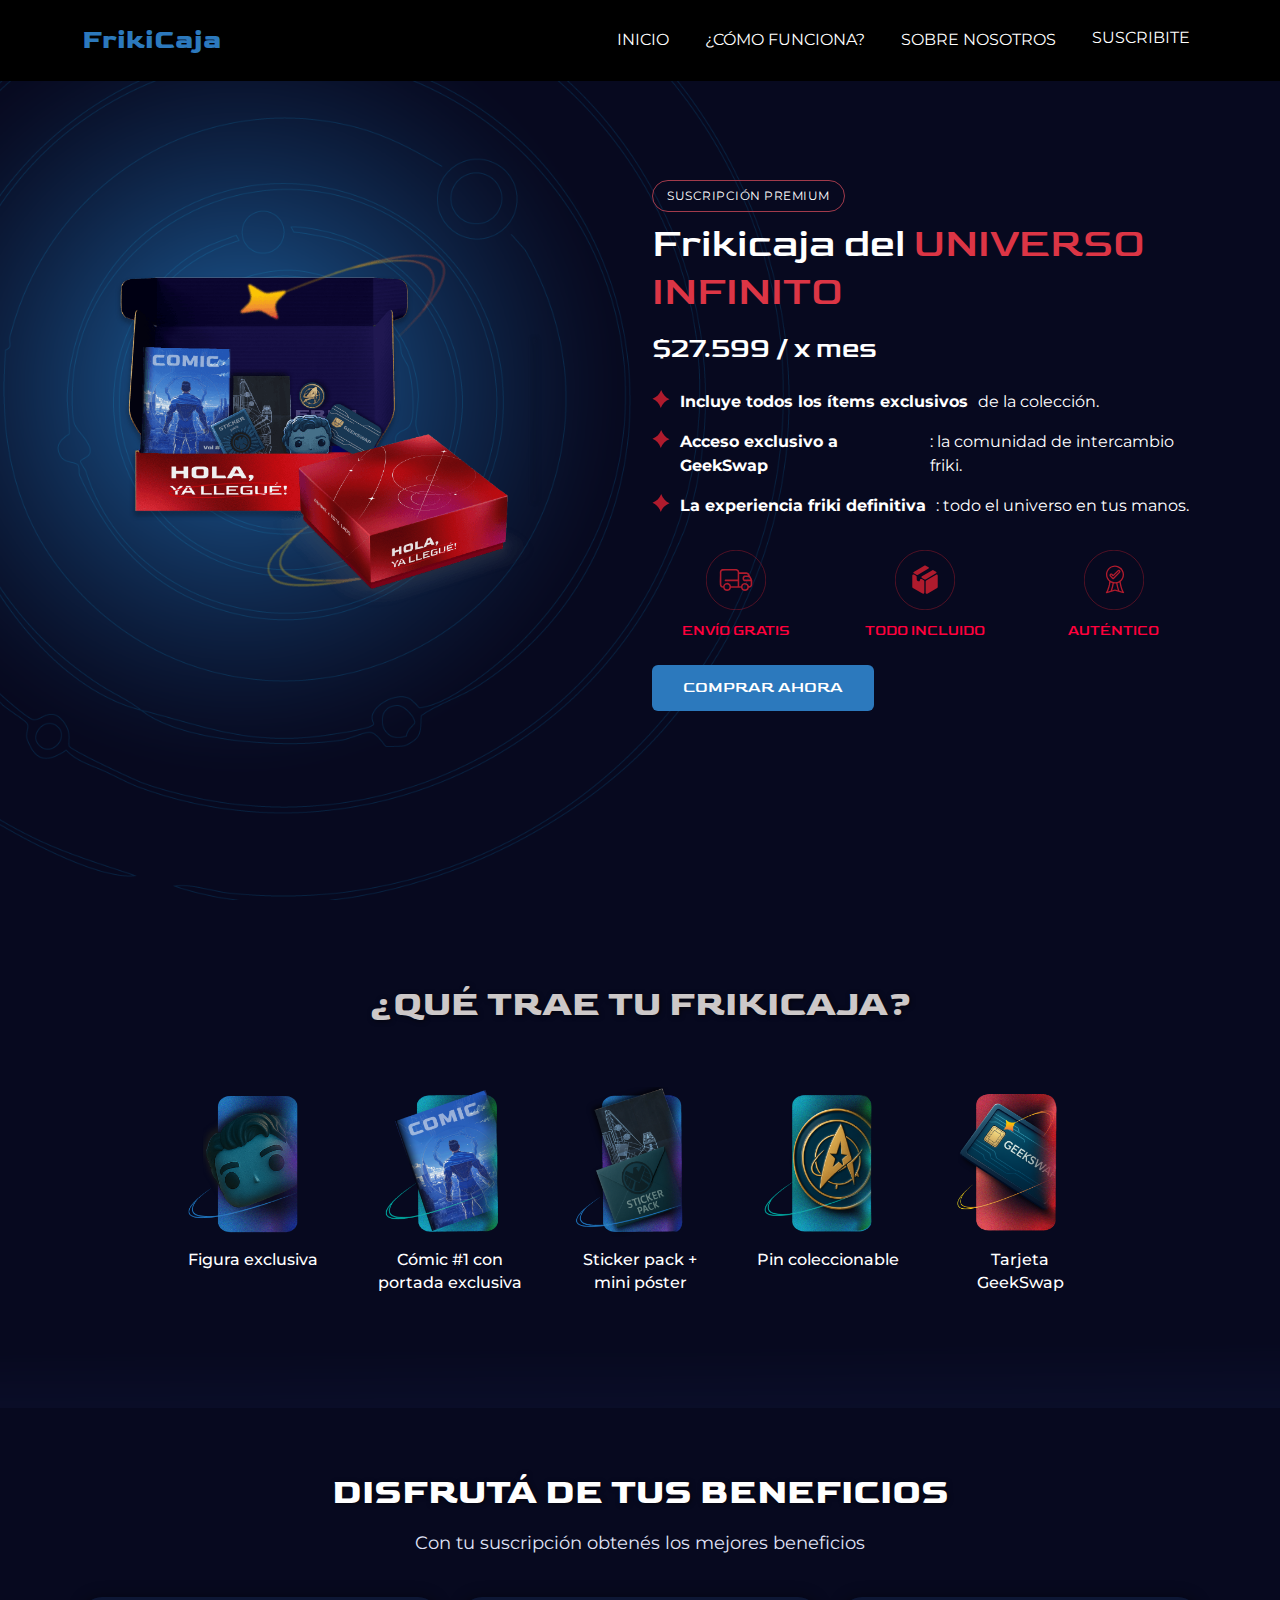
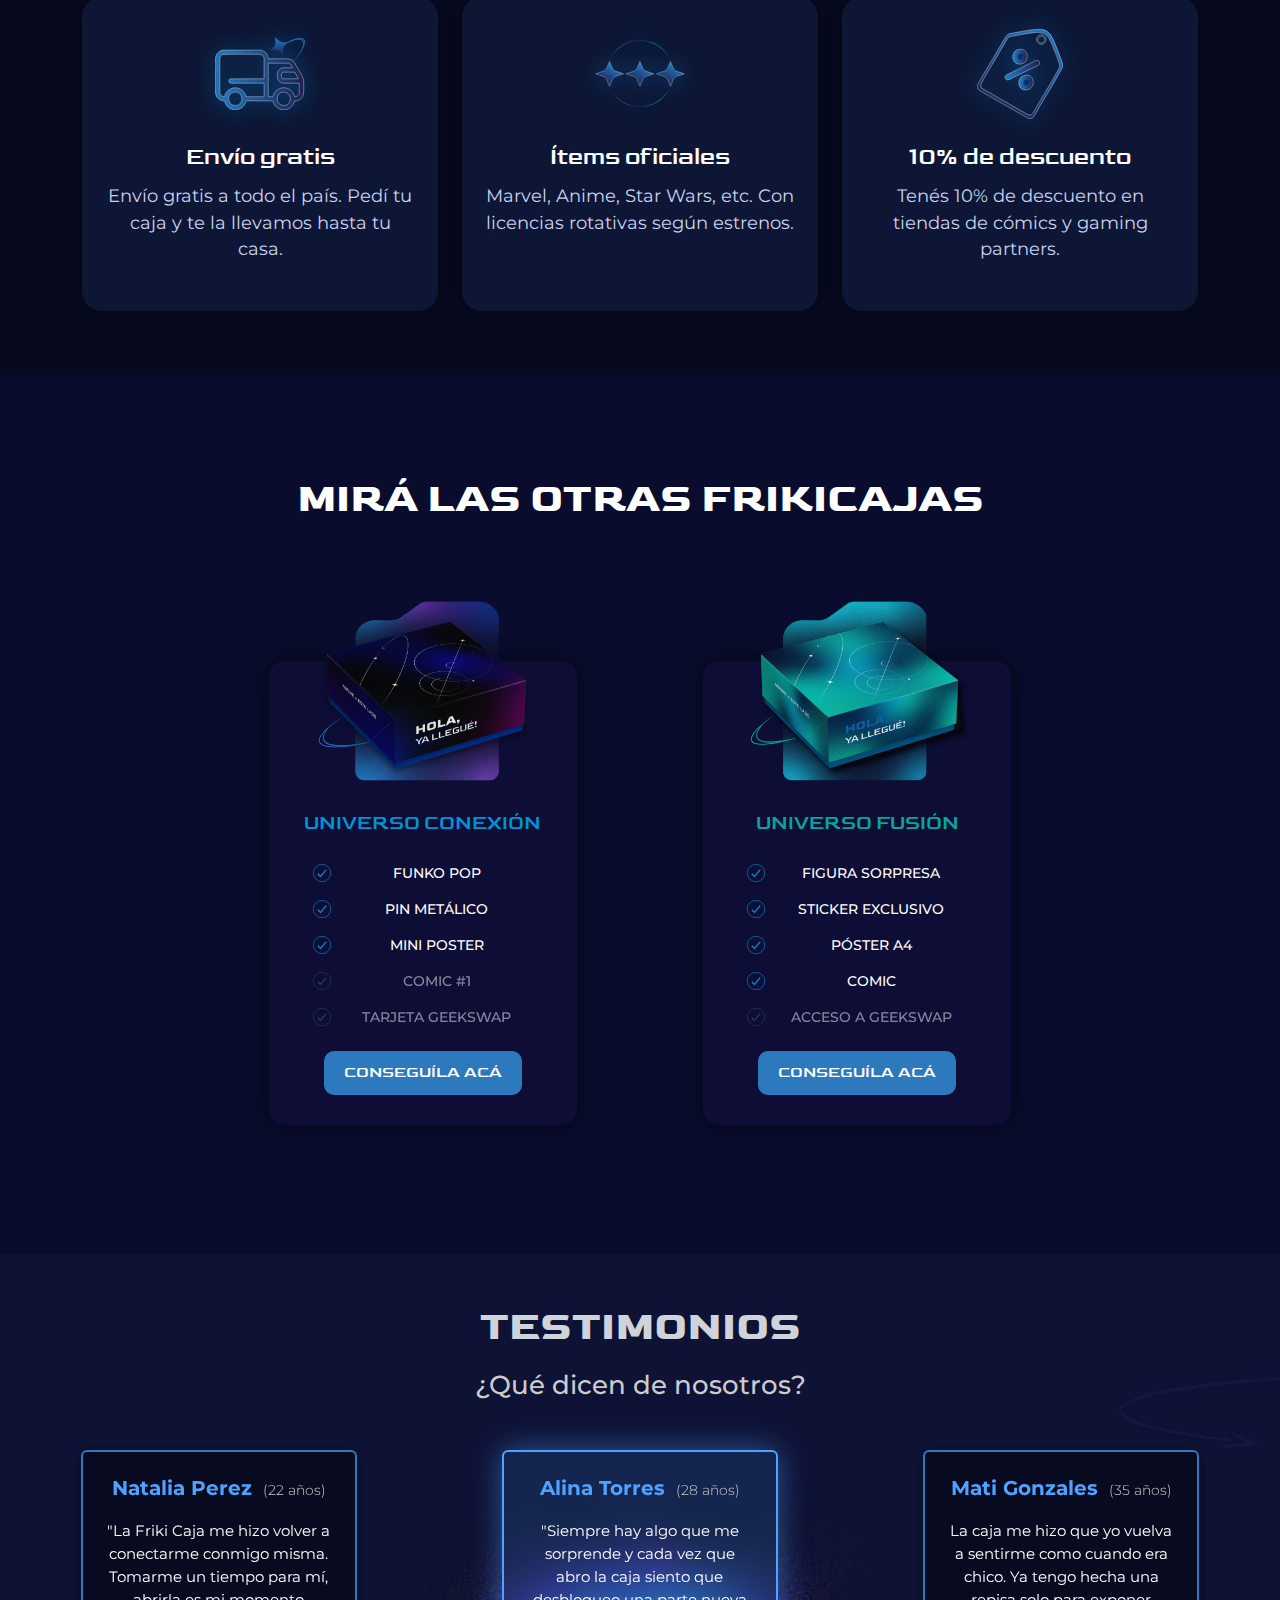
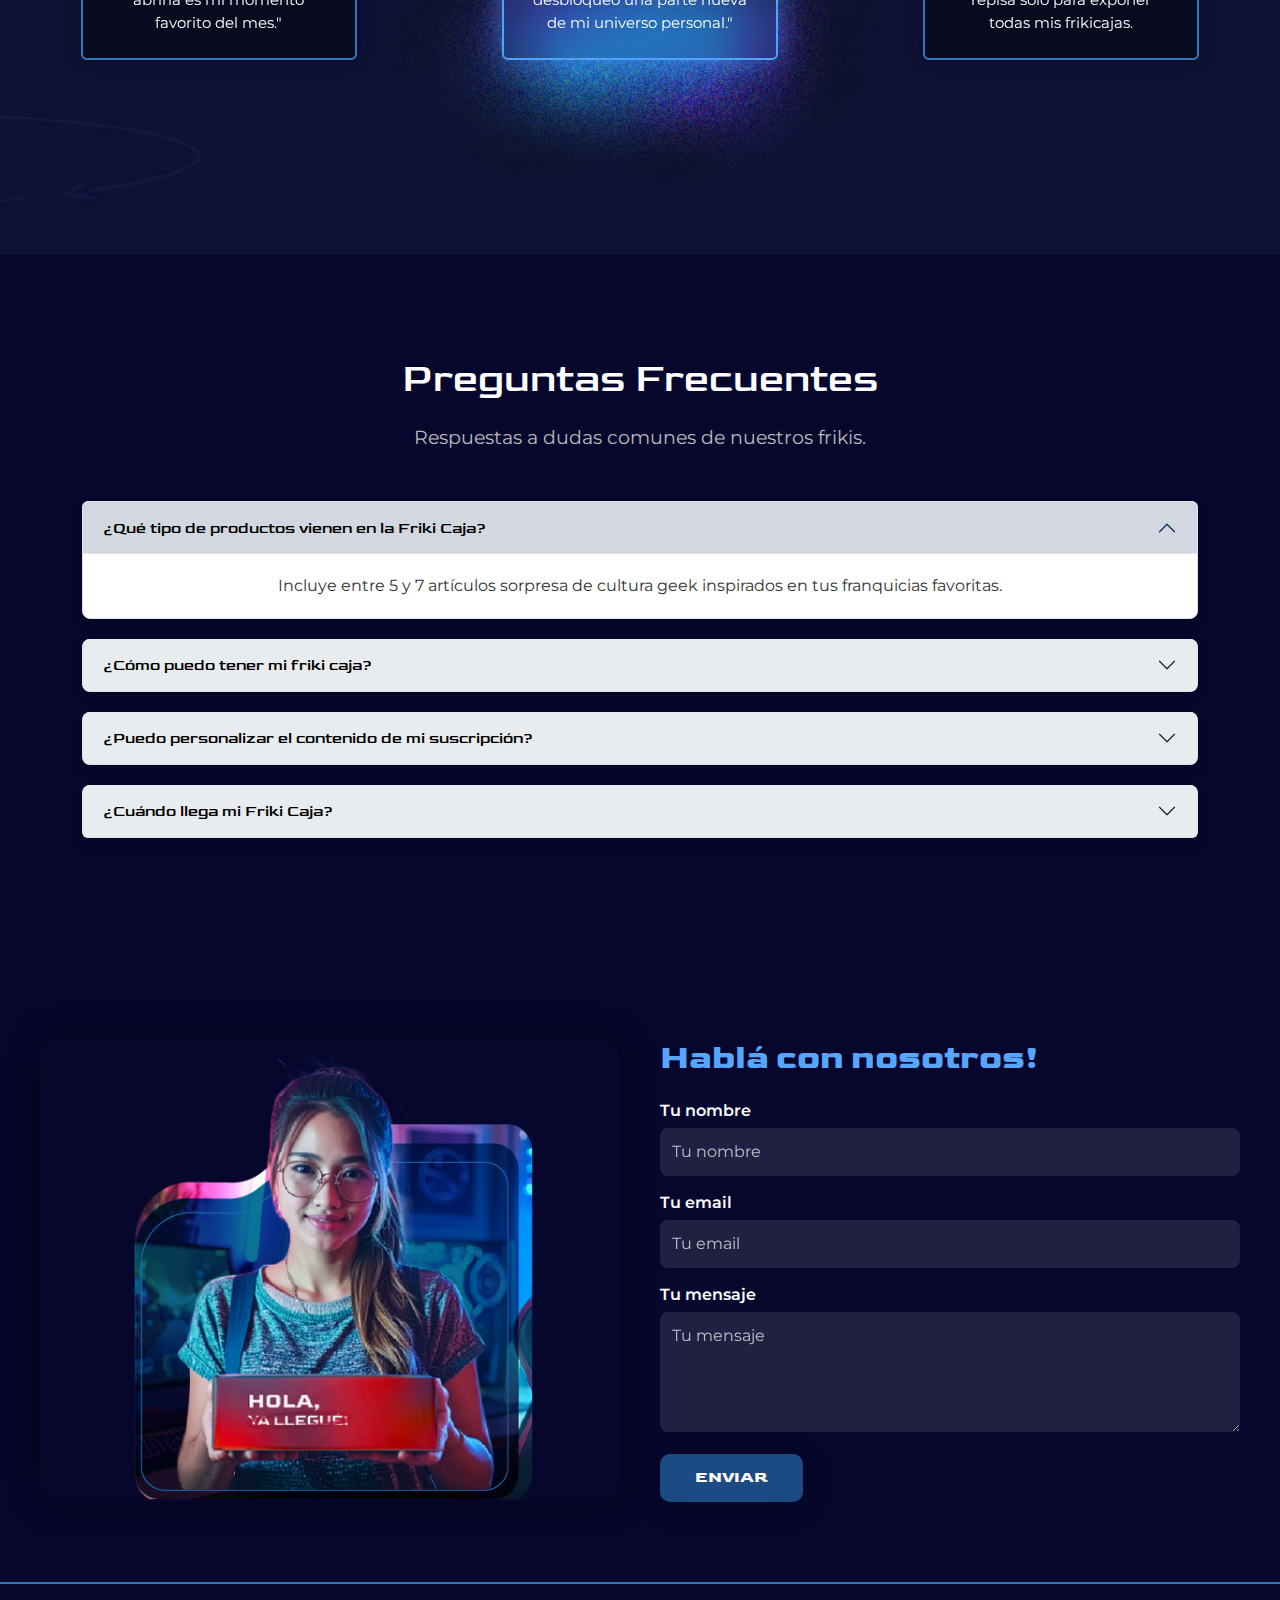
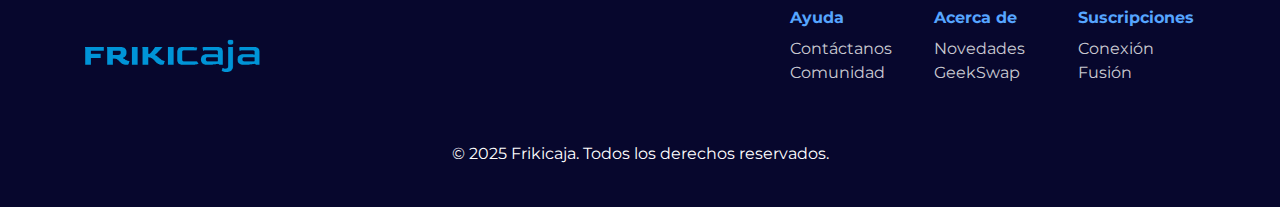
<file: suscripcion.html>
<!DOCTYPE html>
<html lang="es">
<head>
  <meta charset="UTF-8" />
  <meta name="viewport" content="width=device-width, initial-scale=1.0" />
  <title>Suscripción FrikiCaja</title>

  <!-- Google Fonts -->
  <link href="https://fonts.googleapis.com/css2?family=Goldman&display=swap" rel="stylesheet">
  <link href="https://fonts.googleapis.com/css2?family=Montserrat:wght@300;700&display=swap" rel="stylesheet">

  <!-- Bootstrap -->
  <link href="https://cdn.jsdelivr.net/npm/bootstrap@5.3.7/dist/css/bootstrap.min.css" rel="stylesheet">

  <!-- Estilos personalizados -->
  <link rel="stylesheet" href="styles.css">
</head>
<body>
<!-- NAVBAR: Menú de navegación fijo superior -->
<nav class="navbar navbar-expand-lg navbar-dark fixed-top" style="background-color: rgba(0, 0, 0, 1);">
  <div class="container">
    <!-- Logo o nombre del sitio -->
    <a class="navbar-brand" href="#">FrikiCaja</a>
    <!-- Botón para mostrar menú en mobile -->
    <button class="navbar-toggler" type="button" data-bs-toggle="collapse" data-bs-target="#navbarNav">
      <span class="navbar-toggler-icon"></span>
    </button>
    <!-- Ítems del menú -->
    <div class="collapse navbar-collapse justify-content-end" id="navbarNav">
      <ul class="navbar-nav">
        <li class="nav-item"><a class="nav-link active" href="#">INICIO</a></li>
        <li class="nav-item"><a class="nav-link" href="#">¿CÓMO FUNCIONA?</a></li>
        <li class="nav-item"><a class="nav-link" href="#">SOBRE NOSOTROS</a></li>
        <li class="nav-item"><a class="nav-link nav-suscribite" href="#">SUSCRIBITE</a></li>
      </ul>
    </div>
  </div>
</nav>
<!-- /NAVBAR -->

<!-- HERO PLAN -->
<section class="infinito-hero w-100">
  <div class="container">
    <div class="row align-items-center">
      <div class="col-md-6 text-center">
        <img src="infinitopack.png" alt="Caja Friki" class="img-fluid mb-4 friki-img">
      </div>
      <div class="col-md-6">
        <span class="badge-premium mb-2">SUSCRIPCIÓN PREMIUM</span>
        <h2 class="mb-3">Frikicaja del <span class="text-danger">UNIVERSO INFINITO</span></h2>
        <h3 class="text-white">$27.599 / x mes</h3>

        <ul class="mt-4 lista-beneficios">
  <li>
    <img src="icono.svg" alt="Icono estrella" class="icono-estrella">
    <strong>Incluye todos los ítems exclusivos</strong> de la colección.
  </li>
  <li>
    <img src="icono.svg" alt="Icono estrella" class="icono-estrella">
    <strong>Acceso exclusivo a GeekSwap</strong>: la comunidad de intercambio friki.
  </li>
  <li>
    <img src="icono.svg" alt="Icono estrella" class="icono-estrella">
    <strong>La experiencia friki definitiva</strong>: todo el universo en tus manos.
  </li>
</ul>

        <!-- Íconos PNG personalizados -->
        <div class="iconos-grandes">
          <div class="icono-item">
            <img src="enviogratis.svg" alt="Envío Gratis">
            <p>ENVÍO GRATIS</p>
          </div>
          <div class="icono-item">
            <img src="todoincluido.svg" alt="Todo Incluido">
            <p>TODO INCLUIDO</p>
          </div>
          <div class="icono-item">
            <img src="original.svg" alt="Auténtico">
            <p>AUTÉNTICO</p>
          </div>
        </div>

        <!-- Botón -->
        <div class="d-flex gap-3 mt-4">
          <button class="btn btn-friki">COMPRAR AHORA</button>
        </div>
      </div>
    </div>
  </div>
</section>

<section class="frikicaja-contenido">
  <div class="container text-center">
    <h2 class="section-title mb-5">¿QUÉ TRAE TU FRIKICAJA?</h2>
    <div class="row justify-content-center">
      
      <div class="col-6 col-sm-4 col-md-2 mb-4 item-frikicaja">
        <div class="contenido-item">
          <img src="funko.png" alt="Figura exclusiva" class="img-fluid contenido-img">
          <p class="contenido-txt">Figura exclusiva</p>
        </div>
      </div>

      <div class="col-6 col-sm-4 col-md-2 mb-4 item-frikicaja">
        <div class="contenido-item">
          <img src="comic.png" alt="Cómic exclusivo" class="img-fluid contenido-img">
          <p class="contenido-txt">Cómic #1 con portada exclusiva</p>
        </div>
      </div>

      <div class="col-6 col-sm-4 col-md-2 mb-4 item-frikicaja">
        <div class="contenido-item">
          <img src="sticker.png" alt="Stickers y póster" class="img-fluid contenido-img">
          <p class="contenido-txt">Sticker pack + mini póster</p>
        </div>
      </div>

      <div class="col-6 col-sm-4 col-md-2 mb-4 item-frikicaja">
        <div class="contenido-item">
          <img src="pin.png" alt="Pin coleccionable" class="img-fluid contenido-img">
          <p class="contenido-txt">Pin coleccionable</p>
        </div>
      </div>

      <div class="col-6 col-sm-4 col-md-2 mb-4 item-frikicaja">
        <div class="contenido-item">
          <img src="tarjeta.png" alt="Tarjeta GeekSwap" class="img-fluid contenido-img">
          <p class="contenido-txt">Tarjeta GeekSwap</p>
        </div>
      </div>

    </div>
  </div>
</section>



<section class="container-fluid text-center">
  <h2 class="section-title">DISFRUTÁ DE TUS BENEFICIOS</h2>
  <p class="subtitulo-beneficios">Con tu suscripción obtenés los mejores beneficios</p>
  <div class="container">
    <div class="row justify-content-center g-4">
      <div class="col-md-4">
        <div class="card-beneficio">
          <div class="icono-beneficio">
            <img src="enviogratisuno.svg" alt="Envío gratis">
          </div>
          <h5>Envío gratis</h5>
          <p>Envío gratis a todo el país. Pedí tu caja y te la llevamos hasta tu casa.</p>
        </div>
      </div>
      <div class="col-md-4">
        <div class="card-beneficio">
          <div class="icono-beneficio">
            <img src="oficiales.svg" alt="Ítems oficiales">
          </div>
          <h5>Ítems oficiales</h5>
          <p>Marvel, Anime, Star Wars, etc. Con licencias rotativas según estrenos.</p>
        </div>
      </div>
      <div class="col-md-4">
        <div class="card-beneficio">
          <div class="icono-beneficio">
            <img src="descuento.svg" alt="10% de descuento">
          </div>
          <h5>10% de descuento</h5>
          <p>Tenés 10% de descuento en tiendas de cómics y gaming partners.</p>
        </div>
      </div>
    </div>
  </div>
</section>

<!-- PRICING: Sección duplicada con fondo diferente -->
<section class="section-spacing precios-universo precios-universo-alt text-center">
  <h2 class="titulo-universo">MIRÁ LAS OTRAS FRIKICAJAS</h2>
  <div class="row mt-5 justify-content-center">

    <!-- UNIVERSO CONEXIÓN -->
    <div class="col-md-4 col-sm-6">
      <div class="universo-card">
        <img class="box-img" src="conexion.png" alt="Caja Galaxia">
        <h5 class="nombre-galaxia">UNIVERSO CONEXIÓN</h5>
        <ul class="universo-lista">
          <li><span class="icon-check"></span>FUNKO POP</li>
          <li><span class="icon-check"></span>PIN METÁLICO</li>
          <li><span class="icon-check"></span>MINI POSTER</li>
          <li class="disabled"><span class="icon-cross"></span>COMIC #1</li>
          <li class="disabled"><span class="icon-cross"></span>TARJETA GEEKSWAP</li>
        </ul>
        <a href="#" class="btn-universo">CONSEGUÍLA ACÁ</a>
      </div>
    </div>

    <!-- UNIVERSO FUSIÓN -->
    <div class="col-md-4 col-sm-6">
      <div class="universo-card">
        <img class="box-img" src="fusion.png" alt="Caja Misterio">
        <h5 class="nombre-misterio">UNIVERSO FUSIÓN</h5>
        <ul class="universo-lista">
          <li><span class="icon-check"></span>FIGURA SORPRESA</li>
          <li><span class="icon-check"></span>STICKER EXCLUSIVO</li>
          <li><span class="icon-check"></span>PÓSTER A4</li>
          <li><span class="icon-check"></span>COMIC</li>
          <li class="disabled"><span class="icon-cross"></span>ACCESO A GEEKSWAP</li>
        </ul>
        <a href="#" class="btn-universo">CONSEGUÍLA ACÁ</a>
      </div>
    </div>

  </div>
</section>
<!-- Bootstrap JS -->
<script src="https://cdn.jsdelivr.net/npm/bootstrap@5.3.7/dist/js/bootstrap.bundle.min.js"></script>
</body>
</html>



<section class="section-spacing container-fluid text-center py-5 testimonios-section">
  <h2 class="testimonios-titulo mb-3 text-uppercase fw-bold">TESTIMONIOS</h2>
  <p class="testimonios-subtitulo mb-5">¿Qué dicen de nosotros?</p>

  <div class="row row-testimonios">
    <!-- Testimonio 1 -->
    <div class="col-10 col-md-3 d-flex">
      <div class="testimonial-card p-4 rounded w-100">
        <h5 class="fw-bold">Natalia Perez <span class="edad">(22 años)</span></h5>
        <p>"La Friki Caja me hizo volver a conectarme conmigo misma. Tomarme un tiempo para mí, abrirla es mi momento favorito del mes."</p>
      </div>
    </div>

    <!-- Testimonio 2 -->
    <div class="col-10 col-md-3 d-flex">
      <div class="testimonial-card middle-card p-4 rounded w-100">
        <h5 class="fw-bold">Alina Torres <span class="edad">(28 años)</span></h5>
        <p>"Siempre hay algo que me sorprende y cada vez que abro la caja siento que desbloqueo una parte nueva de mi universo personal."</p>
      </div>
    </div>

    <!-- Testimonio 3 -->
    <div class="col-10 col-md-3 d-flex">
      <div class="testimonial-card p-4 rounded w-100">
        <h5 class="fw-bold">Mati Gonzales <span class="edad">(35 años)</span></h5>
        <p>La caja me hizo que yo vuelva a sentirme como cuando era chico. Ya tengo hecha una repisa solo para exponer todas mis frikicajas. </p>
      </div>
    </div>
  </div>
</section>



<!-- FAQS: Preguntas frecuentes -->
<section class="faq-section text-center">
  <div class="container">
    <h2 class="faq-title">Preguntas Frecuentes</h2>
    <p class="faq-subtitle">Respuestas a dudas comunes de nuestros frikis.</p>

    <div class="accordion mt-5" id="faqAccordion">
      
      <!-- Pregunta 1 -->
      <div class="accordion-item faq-item">
        <h2 class="accordion-header" id="headingOne">
          <button class="accordion-button faq-button" type="button" data-bs-toggle="collapse" data-bs-target="#collapseOne" aria-expanded="true" aria-controls="collapseOne">
            ¿Qué tipo de productos vienen en la Friki Caja?
          </button>
        </h2>
        <div id="collapseOne" class="accordion-collapse collapse show" data-bs-parent="#faqAccordion">
          <div class="accordion-body faq-body">
            Incluye entre 5 y 7 artículos sorpresa de cultura geek inspirados en tus franquicias favoritas.
          </div>
        </div>
      </div>

      <!-- Pregunta 2 -->
      <div class="accordion-item faq-item">
        <h2 class="accordion-header" id="headingTwo">
          <button class="accordion-button faq-button collapsed" type="button" data-bs-toggle="collapse" data-bs-target="#collapseTwo" aria-expanded="false" aria-controls="collapseTwo">
            ¿Cómo puedo tener mi friki caja?
          </button>
        </h2>
        <div id="collapseTwo" class="accordion-collapse collapse" data-bs-parent="#faqAccordion">
          <div class="accordion-body faq-body">
            Puedes contratar el servicio desde nuestro formulario de contacto o enviando un correo a frikicaja@servicio.com
          </div>
        </div>
      </div>

      <!-- Pregunta 3 -->
      <div class="accordion-item faq-item">
        <h2 class="accordion-header" id="headingThree">
          <button class="accordion-button faq-button collapsed" type="button" data-bs-toggle="collapse" data-bs-target="#collapseThree" aria-expanded="false" aria-controls="collapseThree">
            ¿Puedo personalizar el contenido de mi suscripción?
          </button>
        </h2>
        <div id="collapseThree" class="accordion-collapse collapse" data-bs-parent="#faqAccordion">
          <div class="accordion-body faq-body">
            Sí, al registrarte puedes seleccionar tu pack preferido, aunque parte del contenido seguirá siendo sorpresa.
          </div>
        </div>
      </div>

      <!-- Pregunta 4 -->
      <div class="accordion-item faq-item">
        <h2 class="accordion-header" id="headingFour">
          <button class="accordion-button faq-button collapsed" type="button" data-bs-toggle="collapse" data-bs-target="#collapseFour" aria-expanded="false" aria-controls="collapseFour">
            ¿Cuándo llega mi Friki Caja?
          </button>
        </h2>
        <div id="collapseFour" class="accordion-collapse collapse" data-bs-parent="#faqAccordion">
          <div class="accordion-body faq-body">
            Enviamos todas las cajas entre el día 5 y 10 de cada mes. Recibís un correo con el número de seguimiento una vez que tu paquete esté en camino.
          </div>
        </div>
      </div>

    </div>
  </div>
</section>
<!-- CONTACT FORM: Formulario de contacto -->
<!-- CONTACT FORM -->
<section class="contact-section">
  <div class="contact-wrapper">
    <!-- Imagen a la izquierda -->
    <div class="contact-image">
      <img src="chica.png" alt="Frikicaja">
    </div>

    <!-- Formulario a la derecha -->
    <div class="contact-form">
      <h2>Hablá con nosotros!</h2>
      <form>
        <label>Tu nombre</label>
        <input type="text" placeholder="Tu nombre">

        <label>Tu email</label>
        <input type="email" placeholder="Tu email">

        <label>Tu mensaje</label>
        <textarea rows="4" placeholder="Tu mensaje"></textarea>

        <button type="submit" class="btn btn-dark contact-submit-btn">ENVIAR</button>
      </form>
    </div>
  </div>
</section>
<!-- /CONTACT FORM -->
<!-- FOOTER: Pie de página -->
<footer class="footer-custom py-4">
  <div class="container">
    <div class="row align-items-center">

      <!-- Columna 1: Imagen -->
      <div class="col-md-3 text-center text-md-start mb-4 mb-md-0">
        <img src="logo.png" alt="Frikicaja" class="footer-logo">
      </div>

      <!-- Contenedor de columnas alineadas a la derecha -->
      <div class="col-md-9 d-flex justify-content-end flex-wrap">

        <!-- Columna 2: Ayuda -->
        <div class="footer-column me-4 mb-3">
          <h6 class="footer-title">Ayuda</h6>
          <ul class="list-unstyled">
            <li><a href="#">Contáctanos</a></li>
            <li><a href="#">Comunidad</a></li>
          </ul>
        </div>

        <!-- Columna 3: Acerca de -->
        <div class="footer-column me-4 mb-3">
          <h6 class="footer-title">Acerca de</h6>
          <ul class="list-unstyled">
            <li><a href="#">Novedades</a></li>
            <li><a href="#">GeekSwap</a></li>
          </ul>
        </div>

        <!-- Columna 4: Suscripciones -->
        <div class="footer-column mb-3">
          <h6 class="footer-title">Suscripciones</h6>
          <ul class="list-unstyled">
            <li><a href="#">Conexión</a></li>
            <li><a href="#">Fusión</a></li>
          </ul>
        </div>

      </div>

    </div>

    <!-- Línea inferior -->
    <div class="text-center mt-4">
      <p class="p-custom">© 2025 Frikicaja. Todos los derechos reservados.</p>
    </div>

  </div>
</footer>
<!-- /FOOTER -->

<!-- Bootstrap Bundle JS (incluye Popper) -->
<script src="https://cdn.jsdelivr.net/npm/bootstrap@5.3.7/dist/js/bootstrap.bundle.min.js" integrity="sha384-ndDqU0Gzau9qJ1lfW4pNLlhNTkCfHzAVBReH9diLvGRem5+R9g2FzA8ZGN954O5Q" crossorigin="anonymous"></script>

<!-- Script personalizado para cambiar el navbar al hacer scroll -->
<script>
window.addEventListener('scroll', function() {
  const navbar = document.querySelector('.navbar');
  navbar.classList.toggle('scrolled', window.scrollY > 50);
});
</script>

<!-- Scripts adicionales -->
<script src="scripts.js"></script>
</body>
</html>
</file>
<file: styles.css>
/* 1. VARIABLES DE DISEÑO */
:root {
  --primary-color: #47b2e4;
  --secondary-color: #6c757d;
  --light-color: #f8f9fa;
  --dark-color: #343a40;
  --font-family-base: 'Poppins', sans-serif;
}

/* 2. ESTILOS GENERALES */
body {
  font-family: var(--font-family-base);
  color: #212529;
  background-color: #000000;
  margin: 0;
  padding: 0;
  scroll-behavior: smooth;
}

/* 3. NAVBAR */
.navbar {
  background-color: rgba(0, 0, 0, 1);
  transition: background-color 0.3s, box-shadow 0.3s;
  padding: 15px 0;
  font-family:"Montserrat", sans-serif;
}
.nav-suscribite {
  color: #2c79bd;
  font-weight: 900;
  padding: 6px 16px;
  transition: all 0.3s ease;
}
.nav-suscribite:hover {
  color: #2c79bd;                  /* un hover distinto si querés */
}
.navbar.scrolled {
  background-color: #fff;
  box-shadow: 0px 4px 20px rgba(0, 0, 0, 0.05);
}

.navbar-brand {
  font-family: 'Goldman', sans-serif; /* Aplica la fuente Goldman */
  font-weight: 600; /* Puedes ajustar el peso de la fuente */
  font-size: 1.7rem; /* Ajusta el tamaño de la fuente si lo deseas */
  color: #2c79bd;             
}

.nav-link {
  color: #ffffff;
  font-weight: 400;
  margin-left: 20px;
  transition: color 0.3s;
  font-family: 'Montserrat', sans-serif;
}

.nav-link:hover {
  color: var(--primary-color);
}

/* 4. HERO */
.hero-bg {
  background-image: url('fondosponsors.jpg'); /* Fondo de la sección */
  background-size: cover;
  background-position: center;
  background-repeat: no-repeat;
  min-height: 100vh;  /* Garantiza que ocupe toda la altura de la ventana */
  display: flex;
  justify-content: center;  /* Alineamos el contenido horizontalmente */
  align-items: center;  /* Centra verticalmente el contenido */
  padding-top: 100px; /* Ajuste en el padding superior si lo necesitas */
  text-align: center;  /* Alinea el texto al centro */
  color: #fff;
}

h1 {
  font-family: 'Goldman', sans-serif;
  font-size: 6rem; /* Tamaño grande para pantallas grandes */
  color: var(--dark-color);
  margin-bottom: 20px;
  line-height: 1.2;
  text-transform: uppercase; /* Para poner el texto en mayúsculas si lo deseas */
  font-weight: 600;
}

.titulo-friki {
  color: #CDC8C8;
  font-size: 3.8rem;
}

.subtitulo {
  display: block;
  font-size:2.5rem;
  font-weight: 700;
  color: #2b8cd9;
  margin-bottom: 0.5rem;
  text-transform: uppercase;
  letter-spacing: 0.05em;
  line-height: 1;
}

.pf-custom {
  font-family: 'Montserrat', sans-serif;
  font-weight: 600;
  font-size: 1.3rem;
  line-height: 1.6;
  color: #CDC8C8;
  text-align: center;
  max-width: 650px;
  margin: 1rem auto;
  padding: 0 10px; /* Asegura que haya espacio en los laterales en pantallas pequeñas */
}

.col-lg-6 img {
  width: 90%;  /* Asegura que la imagen ocupe todo el ancho del contenedor */
  height: auto; /* Mantiene la proporción de la imagen */
  max-width: none;  /* Elimina el límite de max-width que limita el tamaño */
  object-fit: contain; /* Ajusta la imagen proporcionalmente sin distorsionarse */
  margin-top: 0; /
}

/* Media Queries para el hero */
@media (max-width: 768px) {
  h1 {
    font-size: 2.5rem; /* Ajustamos el tamaño del título para pantallas medianas */
  }

  .subtitulo {
    font-size: 1.6rem;
  }

  .titulo-friki {
    font-size: 2.5rem;
  }

  .p-custom {
    font-size: 0.9rem;
  }
}

@media (max-width: 480px) {
  h1 {
    font-size: 2rem; /* Ajustamos aún más el tamaño para pantallas pequeñas */
  }

  .subtitulo {
    font-size: 1.2rem;
  }

  .titulo-friki {
    font-size: 2.5rem;
  }

  .p-custom {
    font-size: 0.8rem;
  }
}
/* Botones */
.btn {
  border-radius: 6px;
  padding: 10px 30px;
  font-weight: 500;
  transition: all 0.3s ease-in-out;
  font-family: "Goldman", sans-serif;
}

.btn-dark {
  background-color: #2C79BD;
  border: none;
}

.btn-dark:hover {
  background-color: #369cc5;
}

.btn-outline-dark {
  border: 2px solid var(--primary-color);
  color: var(--primary-color);
}

.btn-outline-dark:hover {
  background-color: var(--primary-color);
  color: #fff;
}
/* 1. Sección de sponsors */
.sponsors {
  background-image: url('fondosponsors.jpg'); /* Imagen de fondo */
  background-size: cover; /* Asegura que la imagen cubra toda la sección */
  background-position: center; /* Centra la imagen en la sección */
  background-repeat: no-repeat; /* No repetir la imagen */
  padding: 50px 0;
  text-align: center;
  background-color: #000; /* o el mismo fondo que uses */
  padding: 60px 0 30px 0;
}

/* 2. Contenedor para el texto y los logos */
.sponsors .container {
  max-width: 1200px;
  margin: 0 auto;
  padding: 0 20px;
}

/* 3. Título */
.sponsors h2 {
  font-family: 'Goldman', sans-serif;
  font-size: 30px;
  color: #47b2e4; /* Color azul */
  margin-bottom: 30px;
  font-weight: bold;
}
.sponsor-word {
  color: #CDC8C8; /* Cambiar solo "sponsors" a blanco */
}
/* 4. Contenedor para los logos de los sponsors */
.sponsor-logos {
  display: flex;
  justify-content: center;
  flex-wrap: wrap;
  gap: 30px;
}

/* 5. Logos de los sponsors */
.sponsor-logo {
  width: 120px;  /* Tamaño de los logos */
  height: auto;
  transition: transform 0.3s ease-in-out;
  border: 3px solid #47b2e4; /* Borde azul */
  border-radius: 10px; /* Bordes redondeados */
  padding: 5px;  /* Espacio entre la imagen y el borde */
  box-sizing: border-box; 
  object-fit: contain;
}

/* 6. Efecto hover para los logos */
.sponsor-logo:hover {
  transform: scale(1.1);  /* Efecto de aumento en hover */
}

/* 7. Media Queries para hacerlo responsive */
@media (max-width: 768px) {
  .sponsors h2 {
    font-size: 2rem;  /* Ajustar tamaño del título */
  }

  .sponsor-logo {
    width: 100px;  /* Ajustar tamaño de los logos */
  }
}
/* 5. SECCIONES */
/* 5. ABOUT */
.about-sec {
min-height: 100vh; /* Que ocupe siempre el alto completo de la pantalla */
    display: flex;
    flex-direction: column;
    justify-content: center;
    background-image: url('pasos.jpg');
    background-size: cover;
    background-position: center;
    background-repeat: no-repeat;
    padding: 50px 0;
    text-align: center;
    color: #fff;
}
.about-title {
  margin-top: 150px;
  margin-bottom: 80px; /* antes: 70px */
  font-weight: bold;
}
.comoentrar {
  font-family: 'Goldman', sans-serif;
  font-size: 30px;
  color: #47b2e4; /* Color azul */
  margin-bottom: 20px;
  font-weight: bold;
}
.blanco {
  color: #CDC8C8;
}
.mb-5{
  font-family: 'Montserrat', sans-serif;
  font-weight: 500;
  font-size: 1.4rem;
  line-height: 1.4;
  color: #CDC8C8;
  text-align: center;
}
.pasos {
  font-family:'Goldman', sans-serif;
  color: #CDC8C8;
  margin-bottom: 0.3rem;
}
.suscripcion {
  font-family: 'Montserrat', sans-serif;
  font-weight: 300;
  font-size: 1.3rem;
  line-height: 2rem;
  max-width: 300px;  /* Ajustalo al ancho que te quede mejor */
  margin: 0 auto;    /* Para que se centre dentro del contenedor */
  text-align: center;
  padding: 20px 0;
}
.step-icon {
  max-width: 180px;
  height: auto;
  display: block;
  margin-left: auto;
  margin-right: auto;
}

.hero-bg {
  background-image: url(hero.jpg);
  background-size: cover;
  background-position: center;
  background-repeat: no-repeat;
  width: 100%;
  padding: 100px 20px;
  box-sizing: border-box;
  color: white;
}
section h2 {
  font-size: 2.5rem;
  margin-bottom: 30px;
  position: relative;
}



/* 6. CARDS */
.card {
  border: none;
  border-radius: 8px;
  overflow: hidden;
  box-shadow: 0px 10px 30px rgba(0, 0, 0, 0.05);
  transition: transform 0.3s;
}

.card:hover {
  transform: translateY(-5px);
}

.card-title {
  font-size: 1.25rem;
  font-weight: 600;
  color: var(--dark-color);
}

.masonry__container {
  column-count: 4;
  column-gap: 1rem;
}

.masonry__item {
  width: 100%;
  display: block;
  margin-bottom: 1rem;
  border-radius: 8px;
}

.card-text {
  color: #6c757d;
}

.section-quienes {
  background-image: url('somos.jpg');
  background-position: center;
  background-repeat: no-repeat;
  background-size: cover;
   padding: 8rem 2rem; 
}

.img-quien {
  width: 90%;
  max-width: 450px;
  height: auto;
  display: block;
  margin: 0 auto;
  object-fit: contain;
}

/* === TEXTO ESTRUCTURA GENERAL === */
.lista-quienes {
  list-style: none;
  padding: 0;
  margin-top: 40px;
}

.lista-quienes li {
  position: relative;
  padding-left: 25px;
  margin-bottom: 20px;
  color: #CDC8C8;
  font-family: 'Montserrat', sans-serif;
  font-size: 1.5rem;
}

.lista-quienes li::before {
  content: '';
  width: 10px;
  height: 10px;
  background-color: #47b2e4;
  border-radius: 50%;
  position: absolute;
  left: 0;
  top: 8px;
}

.lista-quienes li span {
  display: block;
  color: #A9A9A9;
  font-weight: 300;
  margin-top: 5px;
  font-size: 1.3rem;
}

.tituloquienes {
  font-family: 'Goldman', sans-serif;
  color: #CDC8C8;
  font-size: 2.5rem;
  margin-top: 1rem;
  font-weight: bold;
}

.bajadaquienes {
  font-family: 'Goldman', sans-serif;
  font-weight: 500;
  font-size: 1.8rem;
  color: #2c79bd;
  margin-top: -10px;
}

.btn-quienes {
  display: inline-block;
  background-color: #2C79BD;
  color: white;
  padding: 10px 20px;
  border-radius: 10px;
  text-decoration: none;
  font-weight: 500;
  font-family: 'Goldman', sans-serif;
  transition: background-color 0.3s;
}

.btn-quienes:hover {
  background-color: #369cc5;
}
@media (max-width: 768px) {
  .section-quienes {
    background-image: none;
    background-color: #0b1430;
    padding: 3rem 1rem;
    text-align: center;
  }

  .img-quien {
    content: url('quien.png'); /* Imagen vertical para mobile */
    max-width: 300px;
    margin: 0 auto 2rem auto;
  }

  .tituloquienes {
    font-size: 2rem;
    margin-top: 1rem;
    font-weight: bold;
  }

  .bajadaquienes {
    font-size: 1.4rem;
    margin-top: 0.5rem;
  }

  .lista-quienes li {
    font-size: 1.2rem;
    padding-left: 20px;
    text-align: left;
  }

  .lista-quienes li span {
    font-size: 1rem;
  }

  .btn-quienes {
    display: block;
    width: fit-content;
    margin: 2rem auto 0 auto;
  }
}
/* Estilo SOLO para pantallas pequeñas (mobile) */
@media (max-width: 768px) {
  .section-quienes {
    background-image: url('quienes-mobile.png');
    background-position: center top;
    background-size: cover;
  }
}
/* 7. packs */
.precios-universo {
  color: white;
  background-image: url("packs.jpg");
  background-size: cover;
  background-position: center;
  position: relative;
  z-index: 1;
  width: 100vw; /* que ocupe todo el ancho */
  box-sizing: border-box;
  margin-left: calc(-50vw + 50%); /* para que el fondo llegue a los bordes sin salirse */
}

.titulo-universo {
  font-family: 'Goldman', sans-serif;
  color: #ffffff;
  font-size: 2.5rem;
  font-weight: bold;
  margin-bottom: 10px;
}

.subtitulo-universo {
  font-size: 1.6rem;
  color: #cccccc;
  margin-bottom: 1px;
  font-family: 'Montserrat', sans-serif;
}


.universo-card {
position: relative;
  z-index: 1;
  background-color: #0d0d35;
  border-radius: 15px;
  padding: 30px 20px;
  margin-top: 90px;
  margin-bottom: 30px;
  overflow: visible;
  transition: transform 0.3s ease;
  box-shadow: 0 0 20px rgba(0,0,0,0.5);
  text-align: center;
  max-width: 75%;
  margin-left: auto;
  margin-right: auto;
}

.universo-card:hover {
   transform: translateY(-10px);
}
.universo-card:hover .box-img {
  transform: scale(1.05);
}
.universo-card::after {
  content: "";
  position: absolute;
  bottom: -20px; /* que salga por abajo */
  left: 50%;
  transform: translateX(-50%);
  width: 80%;
  height: 30px;
  border-radius: 50%;
  opacity: 0;
  filter: blur(25px);
  z-index: -1;
  transition: opacity 0.3s ease;
}
.box-img {
  width: 220px;
  margin: -110px auto 10px;
  display: block;
  transition: opacity 0.3s ease, transform 0.3s ease;
}

.nombre-plan {
  margin-top: 10px;
  margin-bottom: 20px;
  font-weight: bold;
  font-size: 18px;
  letter-spacing: 1px;
  font-family: 'Goldman', sans-serif;
}
.nombre-conexion {
  color: #0094d7;
  font-family: 'Goldman', sans-serif;
  font-weight: bold;
}
.nombre-fusion {
  color: #09a49d;
  font-family: 'Goldman', sans-serif;
  font-weight: bold;
}
.nombre-infinito {
  color: #aa1d3c;
  font-family: 'Goldman', sans-serif;
  font-weight: bold;
}
/* Centramos el texto dentro de cada item */
.universo-lista {
  padding-left: 0;
  margin: 0 0 20px;
  font-size: 14px;
  line-height: 2;
  text-align: center; /* texto centrado */
  max-width: 220px;
  margin-left: auto;
  margin-right: auto;
  list-style: none; /* removemos bullets nativos */
  font-family: 'Montserrat', sans-serif;
  margin-top: 1.5rem;
}

/* Para que cada item tenga icono alineado y texto centrado */
.universo-lista li {
  position: relative;
  padding-left: 28px;
  margin-bottom: 8px;
  font-weight: 500;
  cursor: default;
}

/* Íconos con span en linea */
.universo-lista li .icon-check,
.universo-lista li .icon-cross {
  position: absolute;
  left: 0;
  top: 50%;
  transform: translateY(-50%);
  width: 18px;
  height: 18px;
  display: inline-block;
  background-size: contain;
  background-repeat: no-repeat;
}

/* Check icon (usamos base64 para no depender de imagen externa) */
.universo-lista li .icon-check {
  background-image: url("check.svg");
}

/* Cross icon */
.universo-lista li.disabled .icon-cross {
  background-image: url("cross.svg");
}

.universo-lista li.disabled {
  opacity: 0.5;
}

.btn-universo {
  display: inline-block;
  background-color: #2C79BD;
  color: white;
  padding: 10px 20px;
  border-radius: 10px;
  text-decoration: none;
  font-weight: 500;
  font-family: 'Goldman', sans-serif;
  transition: background-color 0.3s;
}

.btn-universo:hover {
  background-color: #369cc5;
}

/* Responsive: ajustamos columnas para pantallas chicas */
@media (max-width: 991px) {
  .col-md-4 {
    margin-bottom: 30px;
  }
}

@media (max-width: 576px) {
  .col-md-4, .col-sm-6 {
    max-width: 100%;
    flex: 0 0 100%;
  }
}
@media (max-width: 768px) {
  .box-img {
    width: 180px;
    margin: -90px auto 10px;
  }
}

@media (max-width: 576px) {
  .box-img {
    width: 150px;
    margin: -75px auto 10px;
  }
}
/* 8. FORMULARIO */
form .form-control {
  border-radius: 8px;
  border: 1px solid #ced4da;
}

form button.btn-primary {
  background-color: var(--primary-color);
  border: none;
  width: 100%;
  border-radius: 50px;
  margin-top: 20px;
}
/* Fondo con imagen y estilo general */
.fondo-con-imagen {
  background-color: #12183b;
  background-image: url("geekswap.png");
  background-size: cover;
  background-position: center;
  background-repeat: no-repeat;
  padding: 8rem 2rem;
  color: white;
  font-family: 'Montserrat', sans-serif;

  display: flex;
  align-items: center;
  min-height: 120vh;
}

/* Contenedor de texto */
.texto-geekswap {
  max-width: 500px;
  padding: 30px;
  border: 1px solid #369cc5;
  border-radius: 10px;
  background-color: rgba(0, 0, 0, 0.2);
  backdrop-filter: blur(4px);
}

/* Título */
.titulo-geekswap {
  font-family: 'Goldman', sans-serif;
  font-weight: 200;
  font-size: 2.3rem;
  color: #ced4da;
  margin-bottom: 100px;
  line-height: 3rem;
}

.titulo-geekswap strong {
  font-weight: 900;
  color: #ced4da;
}

/* Párrafos */
.descripcion-geekswap p {
  font-size: 1.3rem;
  color: #b5b5b5;
  margin-bottom: 20px;
  line-height: 1.5;
  font-family: 'Montserrat', sans-serif;
  font-weight: 400;
}

/* Hashtag azul */
.descripcion-geekswap .hashtag {
  color: #2e70ff;
  font-weight: 500;
  font-size: 1rem;
  margin-top: 8px;
}

.descripcion-geekswap .hashtag strong {
  color: #2e70ff;
}

/* Imagen GeekSwap */
.imagen-geekswap {
  max-width: 400px;
  margin-left: 100px;   /* Mover a la derecha en escritorio */
  margin-right: 0;
  display: block;
  height: auto;
}

/* ---------- RESPONSIVE ---------- */
@media (max-width: 991px) {
  .imagen-geekswap {
    max-width: 300px;      /* Más pequeña en tablet */
    margin: 20px auto 0 auto; /* Centrada */
  }

  .texto-geekswap {
    margin-bottom: 2rem;
  }
}

@media (max-width: 576px) {
  .imagen-geekswap {
    max-width: 250px;      /* Más pequeña en celular */
    margin: 20px auto 0 auto;
  }

  .titulo-geekswap {
    font-size: 1.8rem;
    line-height: 2.5rem;
    margin-bottom: 50px;
  }

  .descripcion-geekswap p {
    font-size: 1.1rem;
  }
}

.img-fluid {
  max-width: 400px;

}
@media (max-width: 700px) {
  .fondo-con-imagen {
    background-image: url("swapmobile.png"); /* tu imagen mobile */
    background-size: cover;
    background-position: center;
  }
}

@media (max-width: 576px) {
  .fondo-con-imagen {
    background-image: url("swapmobile.png"); /* o una versión aún más optimizada si tienes */
    background-size: cover;
    background-position: center;
  }
}

/* 9. testimonios */
.testimonios-section {
  padding: 2rem 0 6rem 0; /* menos padding inferior */
  background-image: url('testimonios.jpg');
  background-size: cover;
  background-position: center bottom;
  background-repeat: no-repeat;
  position: relative;
  width: 100%;
  text-align: center;
  min-height: 600px; /* o ajusta según la altura real de tu imagen */
}
.testimonios-titulo {
  font-family: 'Goldman', sans-serif;
  font-size: 2.5rem;
  color: #ced4da;
  margin-bottom: 0.5rem;
}

.testimonios-subtitulo {
  font-family: 'Montserrat', sans-serif;
  font-weight: 500;
  font-size: 1.6rem;
  color: #cccccc;
  margin-bottom: 3rem;
}

.row-testimonios {
  display: flex;
  flex-wrap: wrap;
  justify-content: center;
  align-items: flex-start; /* alineación superior uniforme */
  gap: 3rem;
  margin: 0 auto;
  max-width: 1200px;
}

.testimonial-card {
  background: rgba(0, 0, 0, 0.4);
  backdrop-filter: blur(4px);
  color: white;
  border: 2px solid #2C79BD;
  border-radius: 20px;
  box-shadow: 0 0 15px rgba(0,0,0,0.3);
  transition: transform 0.3s, box-shadow 0.3s, border-color 0.3s;
  padding: 20px;
  width: 100%;
  max-width: 320px;
  margin: 0 auto; /* aseguramos centrado en mobile */
}

.testimonial-card.middle-card {
  background: rgba(44, 121, 189, 0.2);
  backdrop-filter: blur(10px);
  border-color: #4fa3ff;
  box-shadow: 0 0 30px rgba(79, 163, 255, 0.5);
}

.testimonial-card:hover {
  transform: scale(1.05);
  box-shadow: 0 0 25px rgba(44, 121, 189, 0.6);
  border-color: #4fa3ff;
}

.testimonial-card h5 {
  font-family: 'Montserrat', sans-serif;
  font-weight: 800;
  color: #4fa3ff;
  margin-bottom: 10px;
}

.testimonial-card .edad {
  font-family: 'Montserrat', sans-serif;
  font-weight: 300;
  font-size: 0.9rem;
  color: #cccccc;
  margin-left: 5px;
}

.testimonial-card p {
  font-size: 0.95rem;
  margin: 20px 0 0 0;
}

@media (min-width: 768px) {
  .row-testimonios {
    justify-content: space-around;
    gap: 4rem;
  }
}

@media (max-width: 768px) {
  .row-testimonios {
    flex-direction: column;
    align-items: center;
    gap: 2rem;
  }

  .testimonial-card {
    max-width: 90%;
    margin-left: auto;
    margin-right: auto;
  }
}

.contact-section {
  background: #07072d;
  padding: 80px 20px;
}

.contact-wrapper {
  display: flex;
  max-width: 1200px;
  margin: 0 auto;
  align-items: center;
  justify-content: center;
  flex-wrap: wrap; /* Para que en mobile se apile */
  gap: 40px;
}

.contact-image {
  flex: 1 1 400px;
  text-align: center;
}

.contact-image img {
  max-width: 100%;
  height: auto;
  border-radius: 20px;
  box-shadow: 0 0 30px rgba(0, 0, 0, 0.5);
}

.contact-form {
  flex: 1 1 400px;
  color: #fff;
}

.contact-form h2 {
  color: #56a5ff;
  font-weight: 700;
  margin-bottom: 20px;
  font-size: 2.1rem;
  font-family: 'Goldman', sans-serif;
}

.contact-form label {
  display: block;
  margin-bottom: 5px;
  font-weight: 600;
}

.contact-form input,
.contact-form textarea {
  width: 100%;
  background: rgba(255, 255, 255, 0.1);
  border: none;
  color: #fff;
  padding: 12px;
  margin-bottom: 15px;
  border-radius: 8px;
  backdrop-filter: blur(8px);
}

.contact-form input::placeholder,
.contact-form textarea::placeholder {
  color: rgba(255, 255, 255, 0.7);
}
/* galeria*/
/* Sección galería */
.galeria-section {
  background-color: #0b0d2c; /* fondo oscuro */
  padding-top: 4rem;
  padding-bottom: 4rem;
  margin-top: 150px;
}
.texto-celeste {
  color: #2C79BD; /* Celeste/azul claro (puedes ajustarlo al tono exacto que usás) */
}

.texto-blanco {
  color: #ced4da;
}
/* Título con fuente Goldman */
.galeria-titulo {
  font-family: 'Goldman', sans-serif;
  font-size: 2.5rem;
  color: #ffffff;
}

/* Subtítulo */
.galeria-subtitulo {
  font-family: 'Montserrat', sans-serif;
  font-size: 1.2rem;
  color: #cccccc;
}

/* Contenedor tipo Masonry */
.masonry__container {
  column-count: 3;
  column-gap: 1rem;
  max-width: 1200px;
  margin: 0 auto;
}


.masonry__item:hover {
  transform: scale(1.03);
  animation: pulseGlow 1.8s ease-in-out infinite;
}
.masonry__item {
  width: 100%;
  margin-bottom: 1rem;
  border-radius: 10px;
  display: block;
  transition: transform 0.3s ease;
}

/* Hover efecto */
.masonry__item:hover {
  transform: scale(1.03);
  box-shadow: 0 0 30px rgba(44, 121, 189, 0.9);
}

/* Responsive */
@media (max-width: 992px) {
  .masonry__container {
    column-count: 2;
  }
}

@media (max-width: 576px) {
  .masonry__container {
    column-count: 1;
  }
}

/* Responsive fix */
@media (max-width: 768px) {
  .contact-wrapper {
    flex-direction: column;
    text-align: center;
  }

  .contact-form {
    width: 100%;
  }
}
.contact-submit-btn {
  background: rgba(44, 121, 189, 0.6); /* azul semi transparente */

  border: none;
  color: white;
  font-family: "Goldman", sans-serif;
  font-weight: 600;
  border-radius: 10px;
  padding: 12px 35px;
  box-shadow: 0 4px 30px rgba(0,0,0,0.2);
  transition: all 0.3s ease-in-out;
}

.contact-submit-btn:hover {
  background: rgba(138, 222, 255, 0.8);
}
/* 9. FOOTER */
.footer-custom .footer-column {
  min-width: 120px; /* o el ancho deseado */
}

@media (max-width: 767px) {
  .footer-custom .footer-column {
    min-width: 100%;
    text-align: center;
  }
}

.footer-custom {
  background-color: #07072d;
  color: white;
  border-top: 2px solid #2C79BD;     /* Línea celeste arriba */

}

.footer-logo {
  max-width: 180px;
}

.footer-title {
  font-weight: 700;
  color: #56a5ff;
  margin-bottom: 10px;
}

.footer-custom a {
  color: rgba(255,255,255,0.8);
  text-decoration: none;
}

.footer-custom a:hover {
  color: #56a5ff;
}

/* FAQ Sección personalizada */
.faq-section {
  background-color: #07072d;
  background-size: cover;
  background-position: center center;
  background-repeat: no-repeat;
  position: relative;
  z-index: 1;
  min-height: 500px;
  width: 100%;
  padding: 100px 0;
}

.faq-title {
  font-family: "Goldman", sans-serif;
  font-size: 2.5rem;
  color: #ffffff;
  margin-bottom: 20px;
}

.faq-subtitle {
  color: #bbbbbb;
  font-size: 1.2rem;
  margin-bottom: 50px;
  font-family: 'Montserrat', sans-serif;
}

/* Estilos del acordeón */
.faq-item {
  background-color: #ffffff;
  border-radius: 8px;
  margin-bottom: 20px;
  box-shadow: 0 6px 12px rgba(0, 0, 0, 0.1);
  overflow: hidden;
  transition: box-shadow 0.3s ease;
}

.faq-item:hover {
  box-shadow: 0 8px 16px rgba(0, 0, 0, 0.15);
}

.faq-button {
  background-color: #e9ecef;
  color: #000;
  font-weight: 400;
  font-family: "Goldman", sans-serif;
  transition: background-color 0.3s ease;
}

.faq-button:not(.collapsed) {
  background-color: #d3d8e0;
  color: #000;
}

.faq-body {
  background-color: #ffffff;
  color: #333333;
  font-size: 1rem;
  padding: 20px;
}



/* 10. IMÁGENES */
img.rounded-circle {
  border: 5px solid var(--light-color);
}

/* 11. GALERÍA */
.container .row img {
  transition: transform 0.3s, box-shadow 0.3s;
}

.container .row img:hover {
  transform: scale(1.05);
  box-shadow: 0px 8px 20px rgba(0, 0, 0, 0.1);
}

/* ============================== */
/* CUSTOM HELPER CLASSES */
/* ============================== */

/* ============================== */
/* CUSTOM HELPER CLASSES */
/* ============================== */

/* TITULOS */
.h1-custom {
  font-size: 3rem;
  font-weight: 700;
  line-height: 1.2;
  color: var(--dark-color);
}

.h2-custom {
  font-size: 2.5rem;
  font-weight: 600;
  line-height: 1.3;
  color: var(--dark-color);
}

.h3-custom {
  font-size: 2rem;
  font-weight: 600;
  line-height: 1.4;
  color: var(--dark-color);
}

.h4-custom {
  font-size: 1.5rem;
  font-weight: 600;
  color: var(--dark-color);
}

/* PÁRRAFOS Y TEXTOS */
.p-custom {
  font-size: 1rem;
  line-height: 1.6;
}

.lead-custom {
  font-size: 1.25rem;
  font-weight: 400;
  color: var(--secondary-color);
}

/* FONDOS E IMÁGENES */
.bg-cover {
  background-size: cover;
  background-position: center;
  background-repeat: no-repeat;
}

.bg-overlay-light {
  background-color: rgba(255,255,255,0.7);
  backdrop-filter: blur(5px);
}

.bg-overlay-dark {
  background-color: rgba(0,0,0,0.5);
  backdrop-filter: blur(5px);
  color: #fff;
}

.img-rounded {
  border-radius: 8px;
  overflow: hidden;
}

/* TEXTOS ADICIONALES */
.text-uppercase-custom {
  text-transform: uppercase;
  letter-spacing: 1px;
}

.text-bold {
  font-weight: 700;
}

.text-muted-custom {
  color: #6c757d;
}

/* ESPACIADOS */
.section-spacing {
  padding-top: 100px;
  padding-bottom: 100px;
}

.section-spacing-sm {
  padding-top: 50px;
  padding-bottom: 50px;
}


/* ============================== */
/* MEDIA QUERIES */
/* ============================== */

@media (max-width: 768px) {
  h1 {
    font-size: 2.5rem;
  }
  .navbar-brand {
    font-size: 1.5rem;
  }
}

@media screen and (max-width: 992px) {
  .masonry__container {
    column-count: 3;
  }
}

@media screen and (max-width: 768px) {
  .masonry__container {
    column-count: 2;
  }
}

@media screen and (max-width: 576px) {
  .masonry__container {
    column-count: 1;
  }
}

/* Estilos personalizados para FrikiCaja */

body {
  background-color: #090c2c;
  color: #fff;
  font-family: 'Montserrat', sans-serif;
}

h1, h2, h3, h4 {
  font-family: 'Goldman', sans-serif;
}

.section-title {
  font-size: 2rem;
  text-align: center;
  margin-bottom: 2rem;
}

.card-beneficio,
.card-version {
  background: #0d1035;
  border: none;
  border-radius: 12px;
  padding: 2rem;
  color: #fff;
}

.btn-friki {
  border-radius: 6px;
  padding: 10px 30px;
  font-weight: 500;
  transition: all 0.3s ease-in-out;
  font-family: "Goldman", sans-serif;
  background-color: #2C79BD;
  color: white;
}

.btn-friki:hover {
  background-color: #369cc5;
}

.icono-beneficio {
  font-size: 2rem;
  margin-bottom: 1rem;
}

.fondo-gradiente {
  background: radial-gradient(circle at center, #0c102f, #04061c);
  padding: 60px 0;
}

.friki-img {
  max-width: 100%;
  width: 150%;
  height: auto;
}

@media (min-width: 768px) {
  .friki-img {
    max-width: 450px; /* Ajustá este valor según cómo querés de grande */
  }
}

@media (min-width: 992px) {
  .friki-img {
    max-width: 550px; /* Aún más grande en pantallas grandes */
  }
}

/* HERO INFINITO */
.infinito-hero {
  min-height: 100vh;
  padding-top: 180px;
  background: url('infinitofondo.png') no-repeat center center/cover;
}

.lista-beneficios {
  list-style: none;
  padding-left: 0;
}

.lista-beneficios li {
  display: flex;
  align-items: flex-start;
  gap: 10px;
  margin-bottom: 1rem;
  font-size: 1rem;
}

.icono-estrella {
  width: 18px;
  height: 18px;
  flex-shrink: 0;
}

.badge-premium {
  display: inline-block;
  padding: 6px 14px;
  font-size: 0.75rem;
  font-weight: 400;
  color: #ffffff;
  border: 1px solid #a13a4b;
  border-radius: 20px;
  text-transform: uppercase;
  font-family: 'Montserrat', sans-serif;
  letter-spacing: 0.5px;
  background-color: transparent;
}

/* Íconos PNG grandes debajo */
.iconos-grandes {
  margin-top: 2rem;
  display: flex;
  justify-content: space-between;
  gap: 20px;
  flex-wrap: wrap;
}

.icono-item {
  text-align: center;
  flex: 1;
}

.icono-item img {
  width: 60px;
  height: auto;
  margin-bottom: 10px;
}

.icono-item p {
  font-family: 'Goldman', sans-serif;
  font-size: 0.9rem;
  color: #ff003c;
  margin: 0;
}

/* Correcciones específicas para hero infinito en pantallas menores a 700px */
@media (max-width: 699px) {

  .infinito-hero .row {
    flex-direction: column;
    align-items: center;
    text-align: center;
  }

  .infinito-hero img.friki-img {
    display: block;
    margin: 0 auto 20px auto;
    max-width: 80%;
    height: auto;
  }

  .lista-beneficios li {
    flex-direction: column;
    align-items: center;
    text-align: center;
  }

  .lista-beneficios li strong {
    display: block;
    margin-bottom: 5px;
  }

  .lista-beneficios li img.icono-estrella {
    margin-bottom: 5px;
  }

  .iconos-grandes {
    flex-direction: column;
    align-items: center;
    text-align: center;
  }

  .icono-item {
    margin-bottom: 20px;
    flex: none;
  }

  .d-flex.mt-4 {
    justify-content: center !important;
  }

  .btn-friki {
    width: 80%;
    max-width: 300px;
  }
}

/* Media query para alinear imagen más a la derecha en tablets */
@media (min-width: 700px) and (max-width: 1024px) {

  .infinito-hero img.friki-img {
    margin-left: auto;
    margin-right: 0;
    display: block;
    max-width: 90%;
    height: auto;
  }

}

/* Sección fondo */
.frikicaja-contenido {
  background: url('quetraefondo.png') no-repeat center center/cover;
  padding: 80px 0;
  color: white;
}

/* Asegura que todos los ítems estén alineados */
.item-frikicaja {
  display: flex;
  align-items: stretch;
}

/* Contenedor del ítem */
.contenido-item {
  display: flex;
  flex-direction: column;
  align-items: center;
  justify-content: flex-start;
  height: 100%;
  text-align: center;
  padding: 10px;
}

/* Imagen */
.contenido-img {
  max-height: 150px;
  width: auto;
  margin-bottom: 12px;
}

/* Texto */
.contenido-txt {
  font-size: 1rem;
  font-weight: 500;
  color: #fff;
  margin: 0;
  line-height: 1.4;
  font-family: 'Montserrat', sans-serif;
}

/* Título */
.section-title {
  font-family: 'Goldman', sans-serif;
}

/* Responsive ajustes menores */
@media (max-width: 768px) {
  .contenido-img {
    max-height: 120px;
  }
  .contenido-txt {
    font-size: 0.95rem;
  }
}
@media (max-width: 768px) {
  .frikicaja-contenido .row {
    display: flex;
    flex-wrap: wrap;
    justify-content: center; /* centra los ítems horizontalmente */
  }

  .item-frikicaja {
    width: 50%; /* 2 ítems por fila */
    display: flex;
    justify-content: center;
  }

  .contenido-item {
    width: 100%;
    max-width: 150px; /* o el ancho que prefieras para el contenido */
  }

  .contenido-img {
    max-height: 120px;
  }

  .contenido-txt {
    font-size: 0.95rem;
    text-align: center;
  }
}
/* beneficios */
/* Sección general con imagen de fondo */
section.container-fluid {

  background-size: cover;
  background-color: #07091f;
  color: #ffffff;
  padding: 4rem 0;
  width: 100%;
  margin: 0;
}

/* Título */
.section-title {
  font-size: 2.2rem;
  font-weight: bold;
  margin-bottom: 1rem;
  font-family: 'Goldman', sans-serif;
  text-shadow: 1px 1px 5px rgba(0, 0, 0, 0.6);
}

/* Tarjetas */
.card-beneficio {
  background-color: rgba(14, 26, 58, 0.85); /* semitransparente para que se vea el fondo */
  border-radius: 1.25rem;
  padding: 2rem 1.5rem;
  text-align: center;
  height: 100%;
  transition: transform 0.3s ease;
  box-shadow: 0 0 15px rgba(0, 0, 0, 0.4);
}

.card-beneficio:hover {
  transform: translateY(-5px);
}

/* Íconos */
.icono-beneficio {
  margin-bottom: 1.5rem;
}

.icono-beneficio img {
  width: 90px;
  height: 90px;
  object-fit: contain;
  filter: drop-shadow(0 0 10px rgba(0, 150, 255, 0.4));
}
.subtitulo-beneficios {
  font-family: 'Montserrat', sans-serif;
  font-weight: 400;
  font-size: 1.1rem;
  color: #e0e4f8;
  margin-bottom: 2.5rem;
  padding-bottom: 0,5rem;
}
/* Títulos */
.card-beneficio h5 {
  font-size: 1.5rem;
  margin-bottom: 0.75rem;
  font-weight: 500;
  font-family: 'Goldman', sans-serif;
}

/* Texto */
.card-beneficio p {
  font-size: 1.1rem;
  color: #cbd3f0;
  font-family: 'Montserrat', sans-serif;
}

/* Responsive layout */
@media (max-width: 768px) {
  .icono-beneficio img {
    width: 64px;
    height: 64px;
  }

  .card-beneficio h5 {
    font-size: 1.2rem;
  }

  .card-beneficio p {
    font-size: 1rem;
  }

  section.container-fluid {
    padding: 2rem 0;
  }
}
.precios-universo-alt {
  background: url('packinfinito.jpg') no-repeat center center;
  background-size: cover;
  background-attachment: fixed; /* opcional */
  color: #fff;
}
.nombre-galaxia {
  font-family:  'Goldman', sans-serif;
  color: #0094d7;
}
.nombre-misterio {
  font-family: 'Goldman', sans-serif;
  color: #09a49d;
}
.universo-lista {
  font-family: 'Montserrat', sans-serif;
}

@keyframes pulseGlow {
  0% {
    box-shadow: 0 0 20px rgba(0, 173, 255, 0.6);
  }
  50% {
    box-shadow: 0 0 40px rgba(0, 173, 255, 1);
  }
  100% {
    box-shadow: 0 0 20px rgba(0, 173, 255, 0.6);
  }
}
</file>
